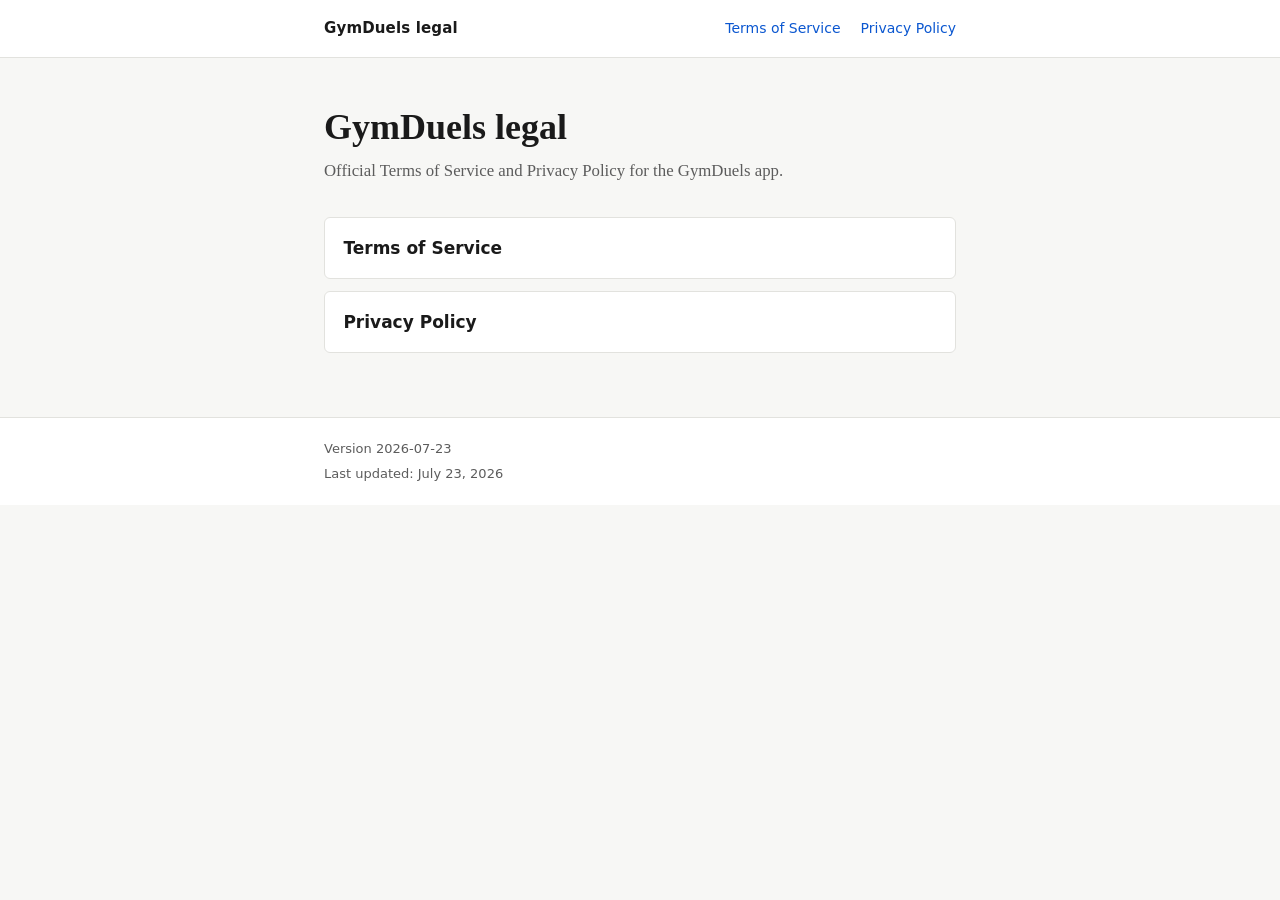
<file: index.html>
<!DOCTYPE html>
<html lang="en">
<head>
  <meta charset="utf-8">
  <meta name="viewport" content="width=device-width, initial-scale=1">
  <title>GymDuels legal</title>
  <meta name="description" content="GymDuels Terms of Service and Privacy Policy">
  <link rel="stylesheet" href="assets/styles.css">
</head>
<body>
  <header class="site-header">
    <div class="site-header__inner">
      <a class="brand" href="./">GymDuels legal</a>
      <nav class="nav" aria-label="Legal">
        <a href="legal/terms/">Terms of Service</a>
        <a href="legal/privacy/">Privacy Policy</a>
      </nav>
    </div>
  </header>
  <main class="home">
    <h1>GymDuels legal</h1>
    <p>Official Terms of Service and Privacy Policy for the GymDuels app.</p>
    <ul class="home-links">
      <li><a href="legal/terms/">Terms of Service</a></li>
      <li><a href="legal/privacy/">Privacy Policy</a></li>
    </ul>
  </main>
  <footer class="site-footer">
    <div class="site-footer__inner">
      <p>Version 2026-07-23</p>
      <p>Last updated: July 23, 2026</p>
    </div>
  </footer>
</body>
</html>
</file>
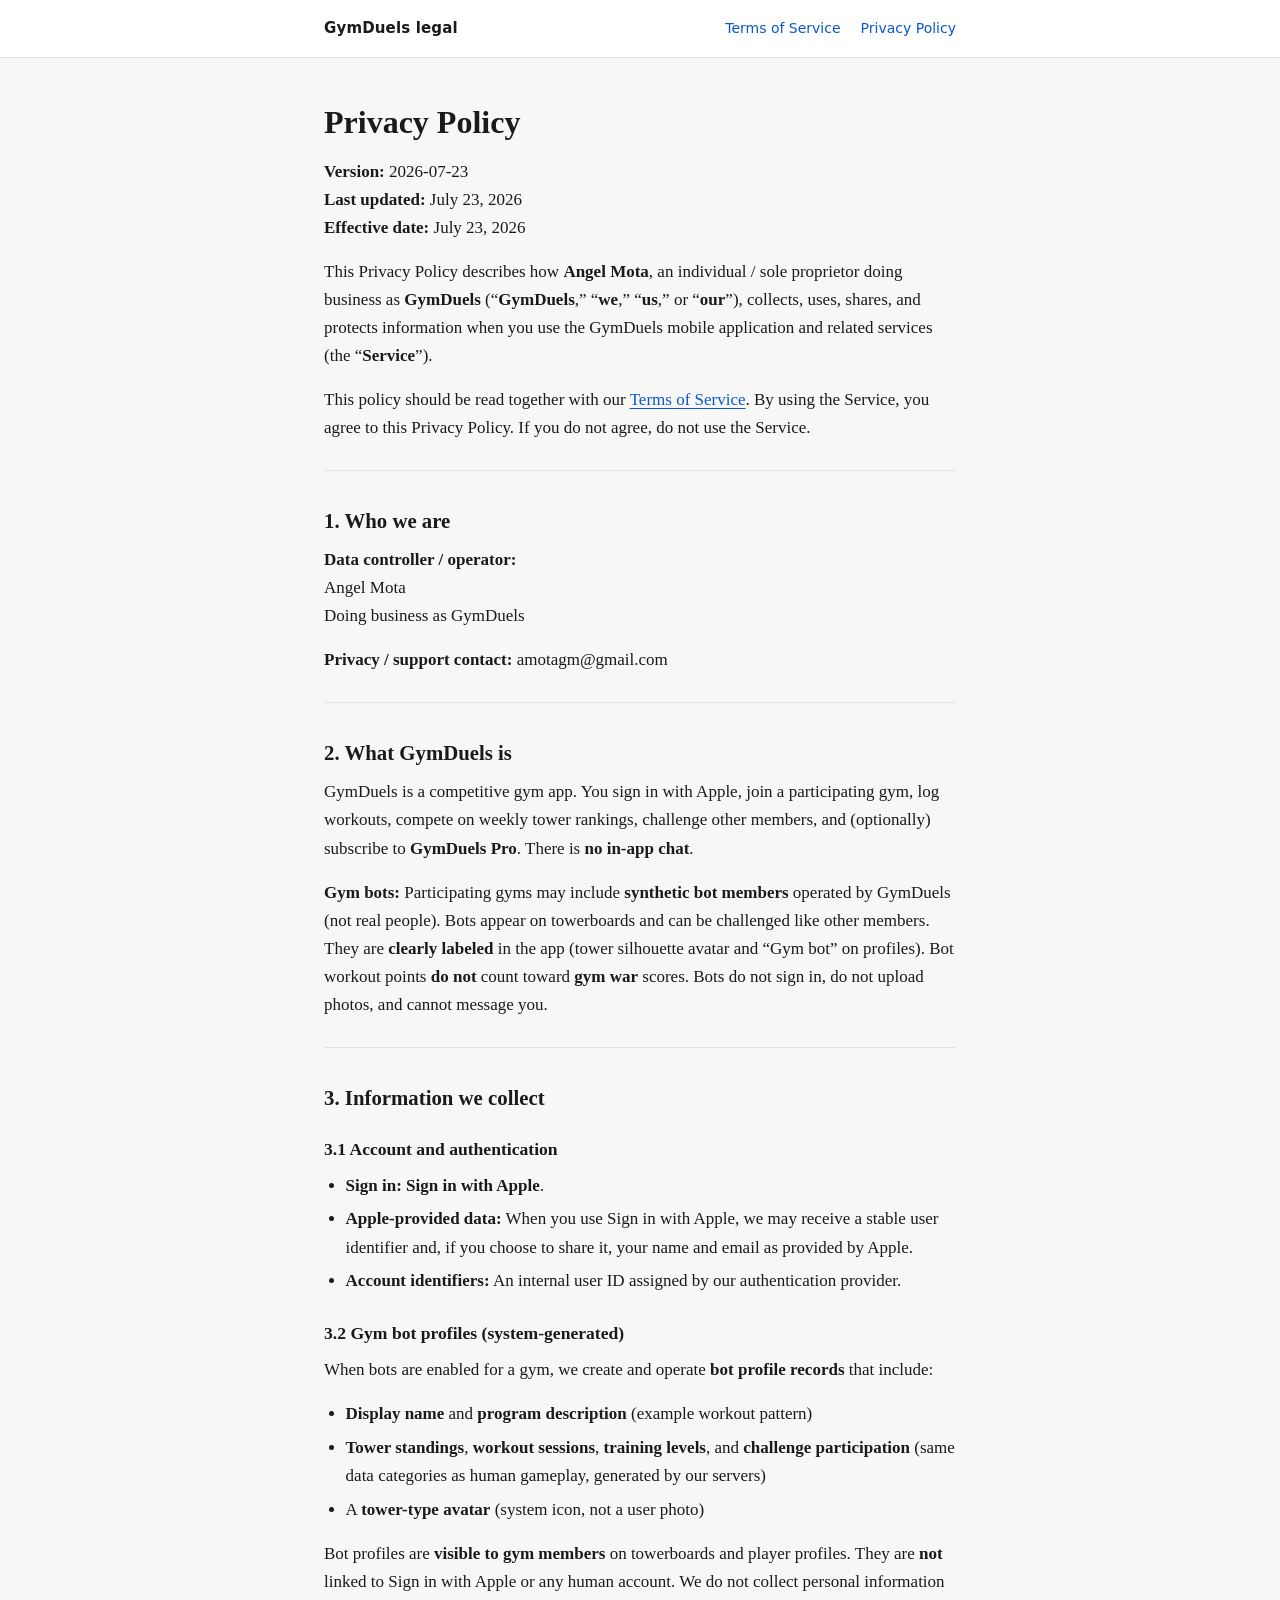
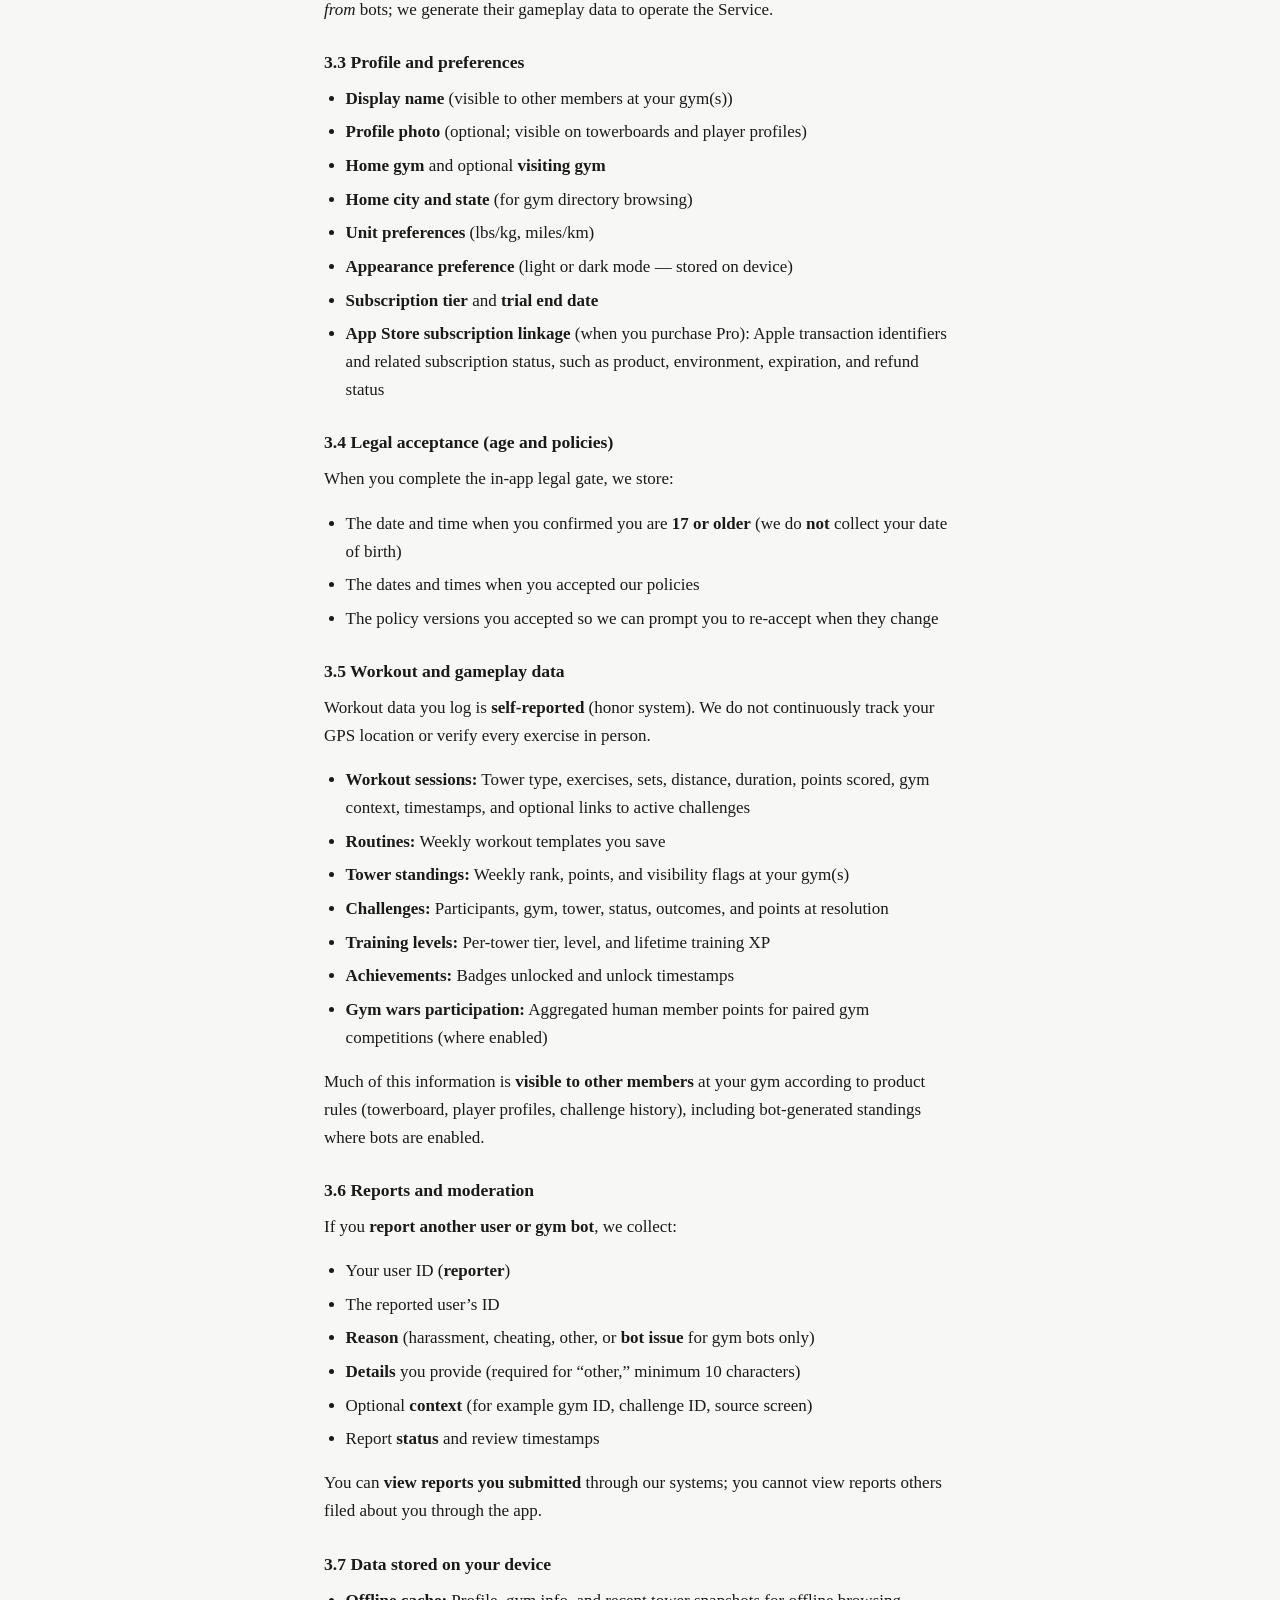
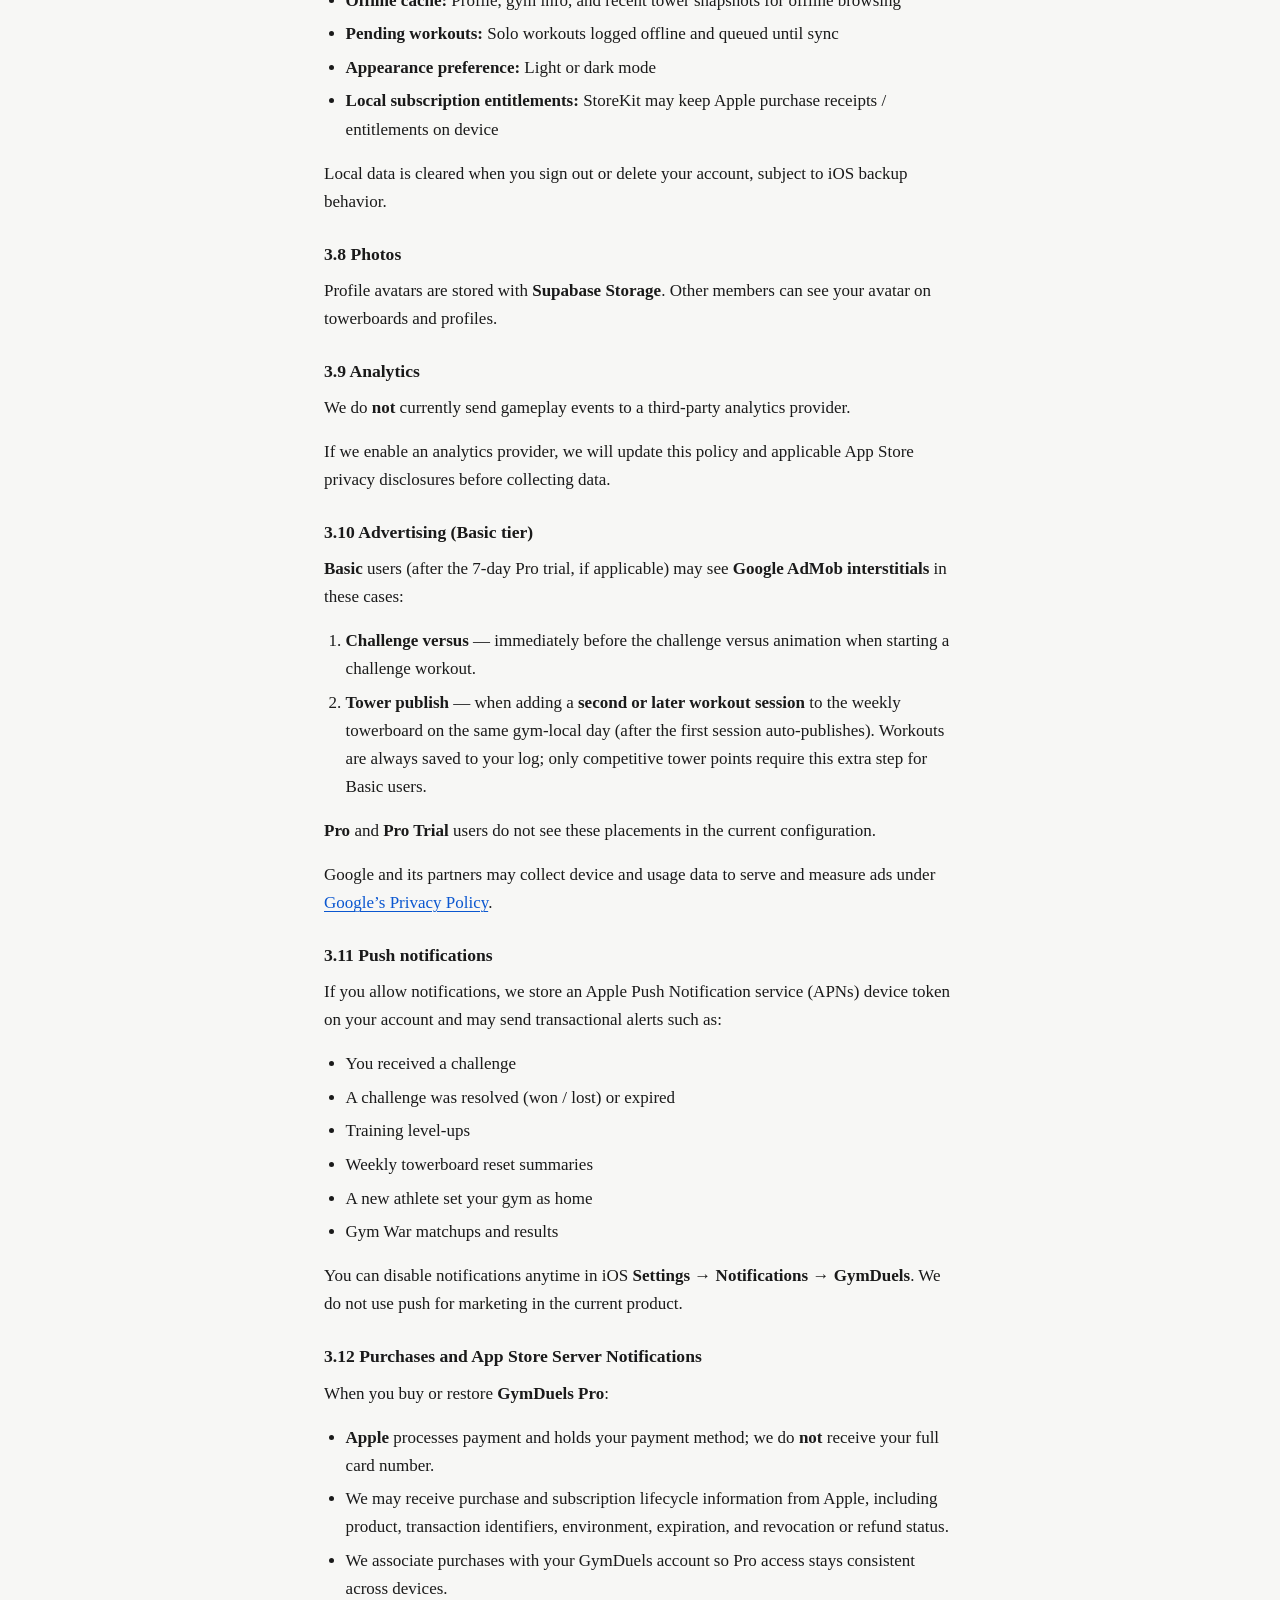
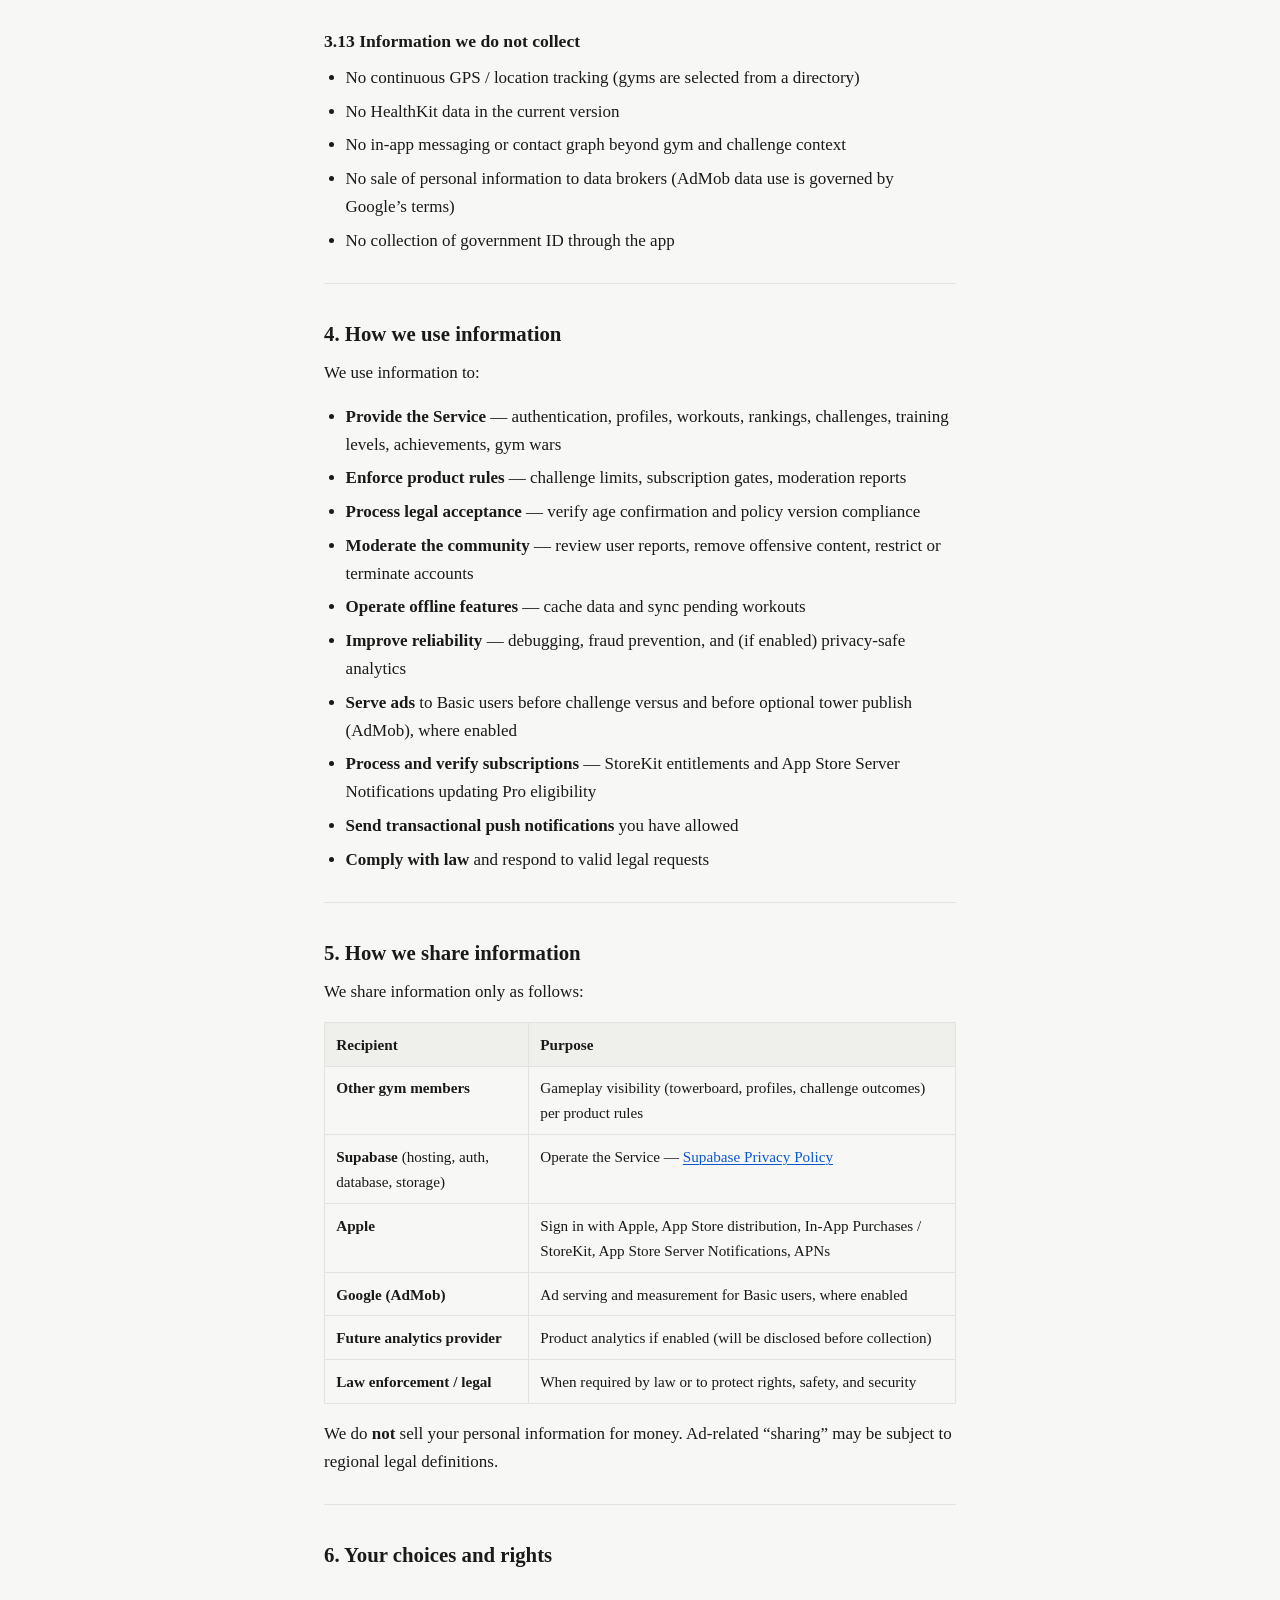
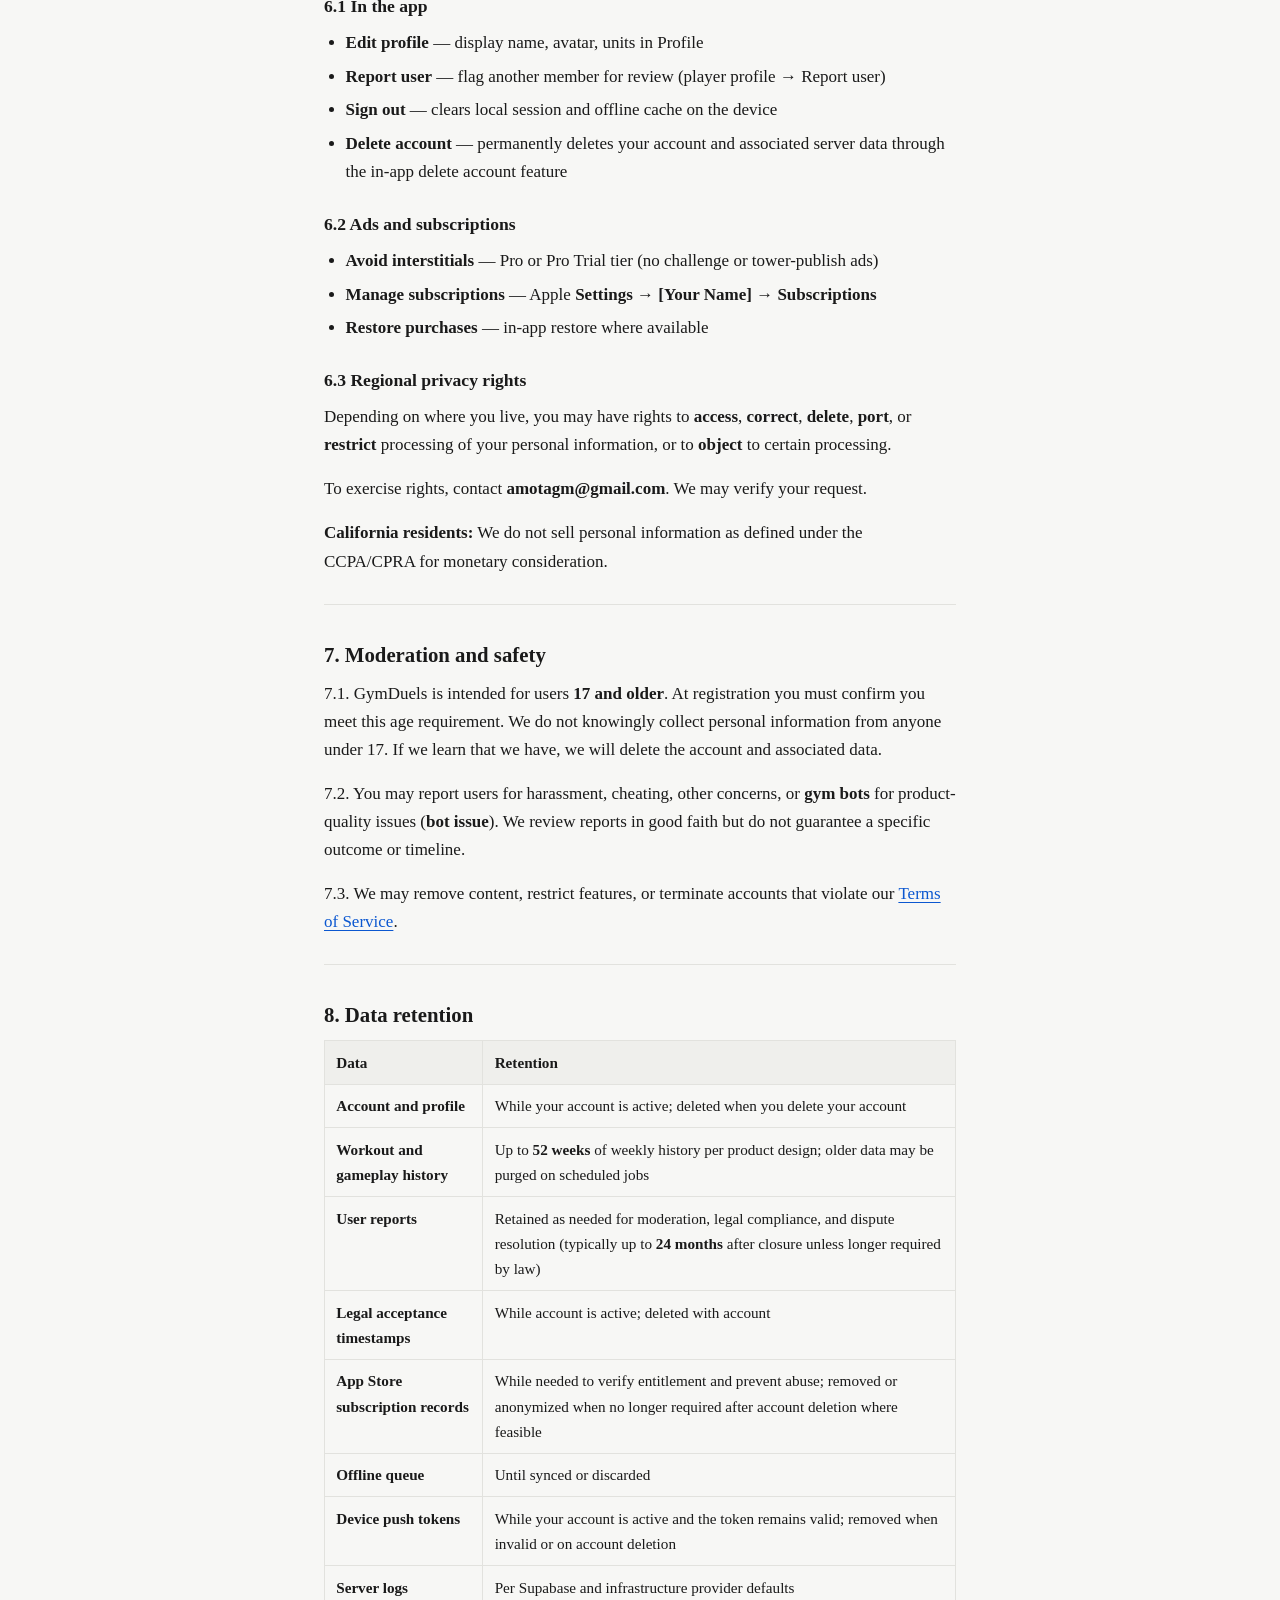
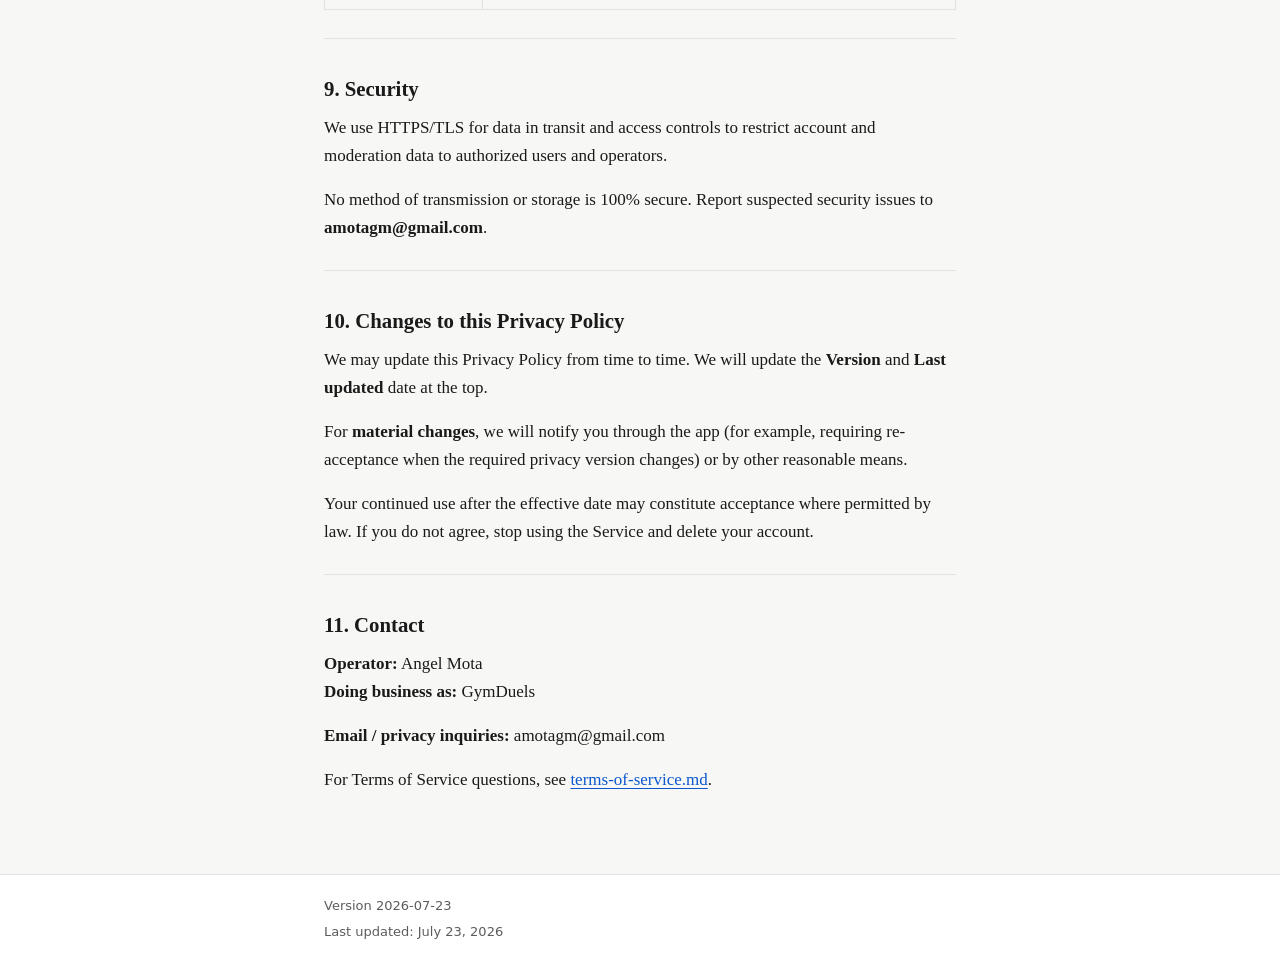
<file: legal/privacy/index.html>
<!DOCTYPE html>
<html lang="en">
<head>
  <meta charset="utf-8">
  <meta name="viewport" content="width=device-width, initial-scale=1">
  <title>Privacy Policy — GymDuels</title>
  <meta name="description" content="GymDuels Privacy Policy">
  <link rel="stylesheet" href="../../assets/styles.css">
</head>
<body>
  <header class="site-header">
    <div class="site-header__inner">
      <a class="brand" href="../../">GymDuels legal</a>
      <nav class="nav" aria-label="Legal">
        <a href="../terms/">Terms of Service</a>
        <a href="../privacy/">Privacy Policy</a>
      </nav>
    </div>
  </header>
  <main>
    <article class="wrap doc">
      <h1>Privacy Policy</h1>
<p><strong>Version:</strong> 2026-07-23<br>
<strong>Last updated:</strong> July 23, 2026<br>
<strong>Effective date:</strong> July 23, 2026  </p>
<p>This Privacy Policy describes how <strong>Angel Mota</strong>, an individual / sole proprietor doing business as <strong>GymDuels</strong> (“<strong>GymDuels</strong>,” “<strong>we</strong>,” “<strong>us</strong>,” or “<strong>our</strong>”), collects, uses, shares, and protects information when you use the GymDuels mobile application and related services (the “<strong>Service</strong>”).</p>
<p>This policy should be read together with our <a href="../terms/">Terms of Service</a>. By using the Service, you agree to this Privacy Policy. If you do not agree, do not use the Service.</p>
<hr>
<h2>1. Who we are</h2>
<p><strong>Data controller / operator:</strong><br>
Angel Mota<br>
Doing business as GymDuels</p>
<p><strong>Privacy / support contact:</strong> amotagm@gmail.com  </p>
<hr>
<h2>2. What GymDuels is</h2>
<p>GymDuels is a competitive gym app. You sign in with Apple, join a participating gym, log workouts, compete on weekly tower rankings, challenge other members, and (optionally) subscribe to <strong>GymDuels Pro</strong>. There is <strong>no in-app chat</strong>.</p>
<p><strong>Gym bots:</strong> Participating gyms may include <strong>synthetic bot members</strong> operated by GymDuels (not real people). Bots appear on towerboards and can be challenged like other members. They are <strong>clearly labeled</strong> in the app (tower silhouette avatar and “Gym bot” on profiles). Bot workout points <strong>do not</strong> count toward <strong>gym war</strong> scores. Bots do not sign in, do not upload photos, and cannot message you.</p>
<hr>
<h2>3. Information we collect</h2>
<h3>3.1 Account and authentication</h3>
<ul>
<li><strong>Sign in:</strong> <strong>Sign in with Apple</strong>.</li>
<li><strong>Apple-provided data:</strong> When you use Sign in with Apple, we may receive a stable user identifier and, if you choose to share it, your name and email as provided by Apple.</li>
<li><strong>Account identifiers:</strong> An internal user ID assigned by our authentication provider.</li>
</ul>
<h3>3.2 Gym bot profiles (system-generated)</h3>
<p>When bots are enabled for a gym, we create and operate <strong>bot profile records</strong> that include:</p>
<ul>
<li><strong>Display name</strong> and <strong>program description</strong> (example workout pattern)</li>
<li><strong>Tower standings</strong>, <strong>workout sessions</strong>, <strong>training levels</strong>, and <strong>challenge participation</strong> (same data categories as human gameplay, generated by our servers)</li>
<li>A <strong>tower-type avatar</strong> (system icon, not a user photo)</li>
</ul>
<p>Bot profiles are <strong>visible to gym members</strong> on towerboards and player profiles. They are <strong>not</strong> linked to Sign in with Apple or any human account. We do not collect personal information <em>from</em> bots; we generate their gameplay data to operate the Service.</p>
<h3>3.3 Profile and preferences</h3>
<ul>
<li><strong>Display name</strong> (visible to other members at your gym(s))</li>
<li><strong>Profile photo</strong> (optional; visible on towerboards and player profiles)</li>
<li><strong>Home gym</strong> and optional <strong>visiting gym</strong></li>
<li><strong>Home city and state</strong> (for gym directory browsing)</li>
<li><strong>Unit preferences</strong> (lbs/kg, miles/km)</li>
<li><strong>Appearance preference</strong> (light or dark mode — stored on device)</li>
<li><strong>Subscription tier</strong> and <strong>trial end date</strong></li>
<li><strong>App Store subscription linkage</strong> (when you purchase Pro): Apple transaction identifiers and related subscription status, such as product, environment, expiration, and refund status</li>
</ul>
<h3>3.4 Legal acceptance (age and policies)</h3>
<p>When you complete the in-app legal gate, we store:</p>
<ul>
<li>The date and time when you confirmed you are <strong>17 or older</strong> (we do <strong>not</strong> collect your date of birth)</li>
<li>The dates and times when you accepted our policies</li>
<li>The policy versions you accepted so we can prompt you to re-accept when they change</li>
</ul>
<h3>3.5 Workout and gameplay data</h3>
<p>Workout data you log is <strong>self-reported</strong> (honor system). We do not continuously track your GPS location or verify every exercise in person.</p>
<ul>
<li><strong>Workout sessions:</strong> Tower type, exercises, sets, distance, duration, points scored, gym context, timestamps, and optional links to active challenges</li>
<li><strong>Routines:</strong> Weekly workout templates you save</li>
<li><strong>Tower standings:</strong> Weekly rank, points, and visibility flags at your gym(s)</li>
<li><strong>Challenges:</strong> Participants, gym, tower, status, outcomes, and points at resolution</li>
<li><strong>Training levels:</strong> Per-tower tier, level, and lifetime training XP</li>
<li><strong>Achievements:</strong> Badges unlocked and unlock timestamps</li>
<li><strong>Gym wars participation:</strong> Aggregated human member points for paired gym competitions (where enabled)</li>
</ul>
<p>Much of this information is <strong>visible to other members</strong> at your gym according to product rules (towerboard, player profiles, challenge history), including bot-generated standings where bots are enabled.</p>
<h3>3.6 Reports and moderation</h3>
<p>If you <strong>report another user or gym bot</strong>, we collect:</p>
<ul>
<li>Your user ID (<strong>reporter</strong>)</li>
<li>The reported user’s ID</li>
<li><strong>Reason</strong> (harassment, cheating, other, or <strong>bot issue</strong> for gym bots only)</li>
<li><strong>Details</strong> you provide (required for “other,” minimum 10 characters)</li>
<li>Optional <strong>context</strong> (for example gym ID, challenge ID, source screen)</li>
<li>Report <strong>status</strong> and review timestamps</li>
</ul>
<p>You can <strong>view reports you submitted</strong> through our systems; you cannot view reports others filed about you through the app.</p>
<h3>3.7 Data stored on your device</h3>
<ul>
<li><strong>Offline cache:</strong> Profile, gym info, and recent tower snapshots for offline browsing</li>
<li><strong>Pending workouts:</strong> Solo workouts logged offline and queued until sync</li>
<li><strong>Appearance preference:</strong> Light or dark mode</li>
<li><strong>Local subscription entitlements:</strong> StoreKit may keep Apple purchase receipts / entitlements on device</li>
</ul>
<p>Local data is cleared when you sign out or delete your account, subject to iOS backup behavior.</p>
<h3>3.8 Photos</h3>
<p>Profile avatars are stored with <strong>Supabase Storage</strong>. Other members can see your avatar on towerboards and profiles.</p>
<h3>3.9 Analytics</h3>
<p>We do <strong>not</strong> currently send gameplay events to a third-party analytics provider.</p>
<p>If we enable an analytics provider, we will update this policy and applicable App Store privacy disclosures before collecting data.</p>
<h3>3.10 Advertising (Basic tier)</h3>
<p><strong>Basic</strong> users (after the 7-day Pro trial, if applicable) may see <strong>Google AdMob interstitials</strong> in these cases:</p>
<ol>
<li><strong>Challenge versus</strong> — immediately before the challenge versus animation when starting a challenge workout.</li>
<li><strong>Tower publish</strong> — when adding a <strong>second or later workout session</strong> to the weekly towerboard on the same gym-local day (after the first session auto-publishes). Workouts are always saved to your log; only competitive tower points require this extra step for Basic users.</li>
</ol>
<p><strong>Pro</strong> and <strong>Pro Trial</strong> users do not see these placements in the current configuration.</p>
<p>Google and its partners may collect device and usage data to serve and measure ads under <a href="https://policies.google.com/privacy">Google’s Privacy Policy</a>.</p>
<h3>3.11 Push notifications</h3>
<p>If you allow notifications, we store an Apple Push Notification service (APNs) device token on your account and may send transactional alerts such as:</p>
<ul>
<li>You received a challenge</li>
<li>A challenge was resolved (won / lost) or expired</li>
<li>Training level-ups</li>
<li>Weekly towerboard reset summaries</li>
<li>A new athlete set your gym as home</li>
<li>Gym War matchups and results</li>
</ul>
<p>You can disable notifications anytime in iOS <strong>Settings → Notifications → GymDuels</strong>. We do not use push for marketing in the current product.</p>
<h3>3.12 Purchases and App Store Server Notifications</h3>
<p>When you buy or restore <strong>GymDuels Pro</strong>:</p>
<ul>
<li><strong>Apple</strong> processes payment and holds your payment method; we do <strong>not</strong> receive your full card number.</li>
<li>We may receive purchase and subscription lifecycle information from Apple, including product, transaction identifiers, environment, expiration, and revocation or refund status.</li>
<li>We associate purchases with your GymDuels account so Pro access stays consistent across devices.</li>
</ul>
<h3>3.13 Information we do not collect</h3>
<ul>
<li>No continuous GPS / location tracking (gyms are selected from a directory)</li>
<li>No HealthKit data in the current version</li>
<li>No in-app messaging or contact graph beyond gym and challenge context</li>
<li>No sale of personal information to data brokers (AdMob data use is governed by Google’s terms)</li>
<li>No collection of government ID through the app</li>
</ul>
<hr>
<h2>4. How we use information</h2>
<p>We use information to:</p>
<ul>
<li><strong>Provide the Service</strong> — authentication, profiles, workouts, rankings, challenges, training levels, achievements, gym wars</li>
<li><strong>Enforce product rules</strong> — challenge limits, subscription gates, moderation reports</li>
<li><strong>Process legal acceptance</strong> — verify age confirmation and policy version compliance</li>
<li><strong>Moderate the community</strong> — review user reports, remove offensive content, restrict or terminate accounts</li>
<li><strong>Operate offline features</strong> — cache data and sync pending workouts</li>
<li><strong>Improve reliability</strong> — debugging, fraud prevention, and (if enabled) privacy-safe analytics</li>
<li><strong>Serve ads</strong> to Basic users before challenge versus and before optional tower publish (AdMob), where enabled</li>
<li><strong>Process and verify subscriptions</strong> — StoreKit entitlements and App Store Server Notifications updating Pro eligibility</li>
<li><strong>Send transactional push notifications</strong> you have allowed</li>
<li><strong>Comply with law</strong> and respond to valid legal requests</li>
</ul>
<hr>
<h2>5. How we share information</h2>
<p>We share information only as follows:</p>
<table>
<thead>
<tr>
<th>Recipient</th>
<th>Purpose</th>
</tr>
</thead>
<tbody>
<tr>
<td><strong>Other gym members</strong></td>
<td>Gameplay visibility (towerboard, profiles, challenge outcomes) per product rules</td>
</tr>
<tr>
<td><strong>Supabase</strong> (hosting, auth, database, storage)</td>
<td>Operate the Service — <a href="https://supabase.com/privacy">Supabase Privacy Policy</a></td>
</tr>
<tr>
<td><strong>Apple</strong></td>
<td>Sign in with Apple, App Store distribution, In-App Purchases / StoreKit, App Store Server Notifications, APNs</td>
</tr>
<tr>
<td><strong>Google (AdMob)</strong></td>
<td>Ad serving and measurement for Basic users, where enabled</td>
</tr>
<tr>
<td><strong>Future analytics provider</strong></td>
<td>Product analytics if enabled (will be disclosed before collection)</td>
</tr>
<tr>
<td><strong>Law enforcement / legal</strong></td>
<td>When required by law or to protect rights, safety, and security</td>
</tr>
</tbody>
</table>
<p>We do <strong>not</strong> sell your personal information for money. Ad-related “sharing” may be subject to regional legal definitions.</p>
<hr>
<h2>6. Your choices and rights</h2>
<h3>6.1 In the app</h3>
<ul>
<li><strong>Edit profile</strong> — display name, avatar, units in Profile</li>
<li><strong>Report user</strong> — flag another member for review (player profile → Report user)</li>
<li><strong>Sign out</strong> — clears local session and offline cache on the device</li>
<li><strong>Delete account</strong> — permanently deletes your account and associated server data through the in-app delete account feature</li>
</ul>
<h3>6.2 Ads and subscriptions</h3>
<ul>
<li><strong>Avoid interstitials</strong> — Pro or Pro Trial tier (no challenge or tower-publish ads)</li>
<li><strong>Manage subscriptions</strong> — Apple <strong>Settings → [Your Name] → Subscriptions</strong></li>
<li><strong>Restore purchases</strong> — in-app restore where available</li>
</ul>
<h3>6.3 Regional privacy rights</h3>
<p>Depending on where you live, you may have rights to <strong>access</strong>, <strong>correct</strong>, <strong>delete</strong>, <strong>port</strong>, or <strong>restrict</strong> processing of your personal information, or to <strong>object</strong> to certain processing.</p>
<p>To exercise rights, contact <strong>amotagm@gmail.com</strong>. We may verify your request.</p>
<p><strong>California residents:</strong> We do not sell personal information as defined under the CCPA/CPRA for monetary consideration.</p>
<hr>
<h2>7. Moderation and safety</h2>
<p>7.1. GymDuels is intended for users <strong>17 and older</strong>. At registration you must confirm you meet this age requirement. We do not knowingly collect personal information from anyone under 17. If we learn that we have, we will delete the account and associated data.</p>
<p>7.2. You may report users for harassment, cheating, other concerns, or <strong>gym bots</strong> for product-quality issues (<strong>bot issue</strong>). We review reports in good faith but do not guarantee a specific outcome or timeline.</p>
<p>7.3. We may remove content, restrict features, or terminate accounts that violate our <a href="../terms/">Terms of Service</a>.</p>
<hr>
<h2>8. Data retention</h2>
<table>
<thead>
<tr>
<th>Data</th>
<th>Retention</th>
</tr>
</thead>
<tbody>
<tr>
<td><strong>Account and profile</strong></td>
<td>While your account is active; deleted when you delete your account</td>
</tr>
<tr>
<td><strong>Workout and gameplay history</strong></td>
<td>Up to <strong>52 weeks</strong> of weekly history per product design; older data may be purged on scheduled jobs</td>
</tr>
<tr>
<td><strong>User reports</strong></td>
<td>Retained as needed for moderation, legal compliance, and dispute resolution (typically up to <strong>24 months</strong> after closure unless longer required by law)</td>
</tr>
<tr>
<td><strong>Legal acceptance timestamps</strong></td>
<td>While account is active; deleted with account</td>
</tr>
<tr>
<td><strong>App Store subscription records</strong></td>
<td>While needed to verify entitlement and prevent abuse; removed or anonymized when no longer required after account deletion where feasible</td>
</tr>
<tr>
<td><strong>Offline queue</strong></td>
<td>Until synced or discarded</td>
</tr>
<tr>
<td><strong>Device push tokens</strong></td>
<td>While your account is active and the token remains valid; removed when invalid or on account deletion</td>
</tr>
<tr>
<td><strong>Server logs</strong></td>
<td>Per Supabase and infrastructure provider defaults</td>
</tr>
</tbody>
</table>
<hr>
<h2>9. Security</h2>
<p>We use HTTPS/TLS for data in transit and access controls to restrict account and moderation data to authorized users and operators.</p>
<p>No method of transmission or storage is 100% secure. Report suspected security issues to <strong>amotagm@gmail.com</strong>.</p>
<hr>
<h2>10. Changes to this Privacy Policy</h2>
<p>We may update this Privacy Policy from time to time. We will update the <strong>Version</strong> and <strong>Last updated</strong> date at the top.</p>
<p>For <strong>material changes</strong>, we will notify you through the app (for example, requiring re-acceptance when the required privacy version changes) or by other reasonable means.</p>
<p>Your continued use after the effective date may constitute acceptance where permitted by law. If you do not agree, stop using the Service and delete your account.</p>
<hr>
<h2>11. Contact</h2>
<p><strong>Operator:</strong> Angel Mota<br>
<strong>Doing business as:</strong> GymDuels</p>
<p><strong>Email / privacy inquiries:</strong> amotagm@gmail.com  </p>
<p>For Terms of Service questions, see <a href="../terms/">terms-of-service.md</a>.</p>
    </article>
  </main>
  <footer class="site-footer">
    <div class="site-footer__inner">
      <p>Version 2026-07-23</p>
      <p>Last updated: July 23, 2026</p>
    </div>
  </footer>
</body>
</html>
</file>
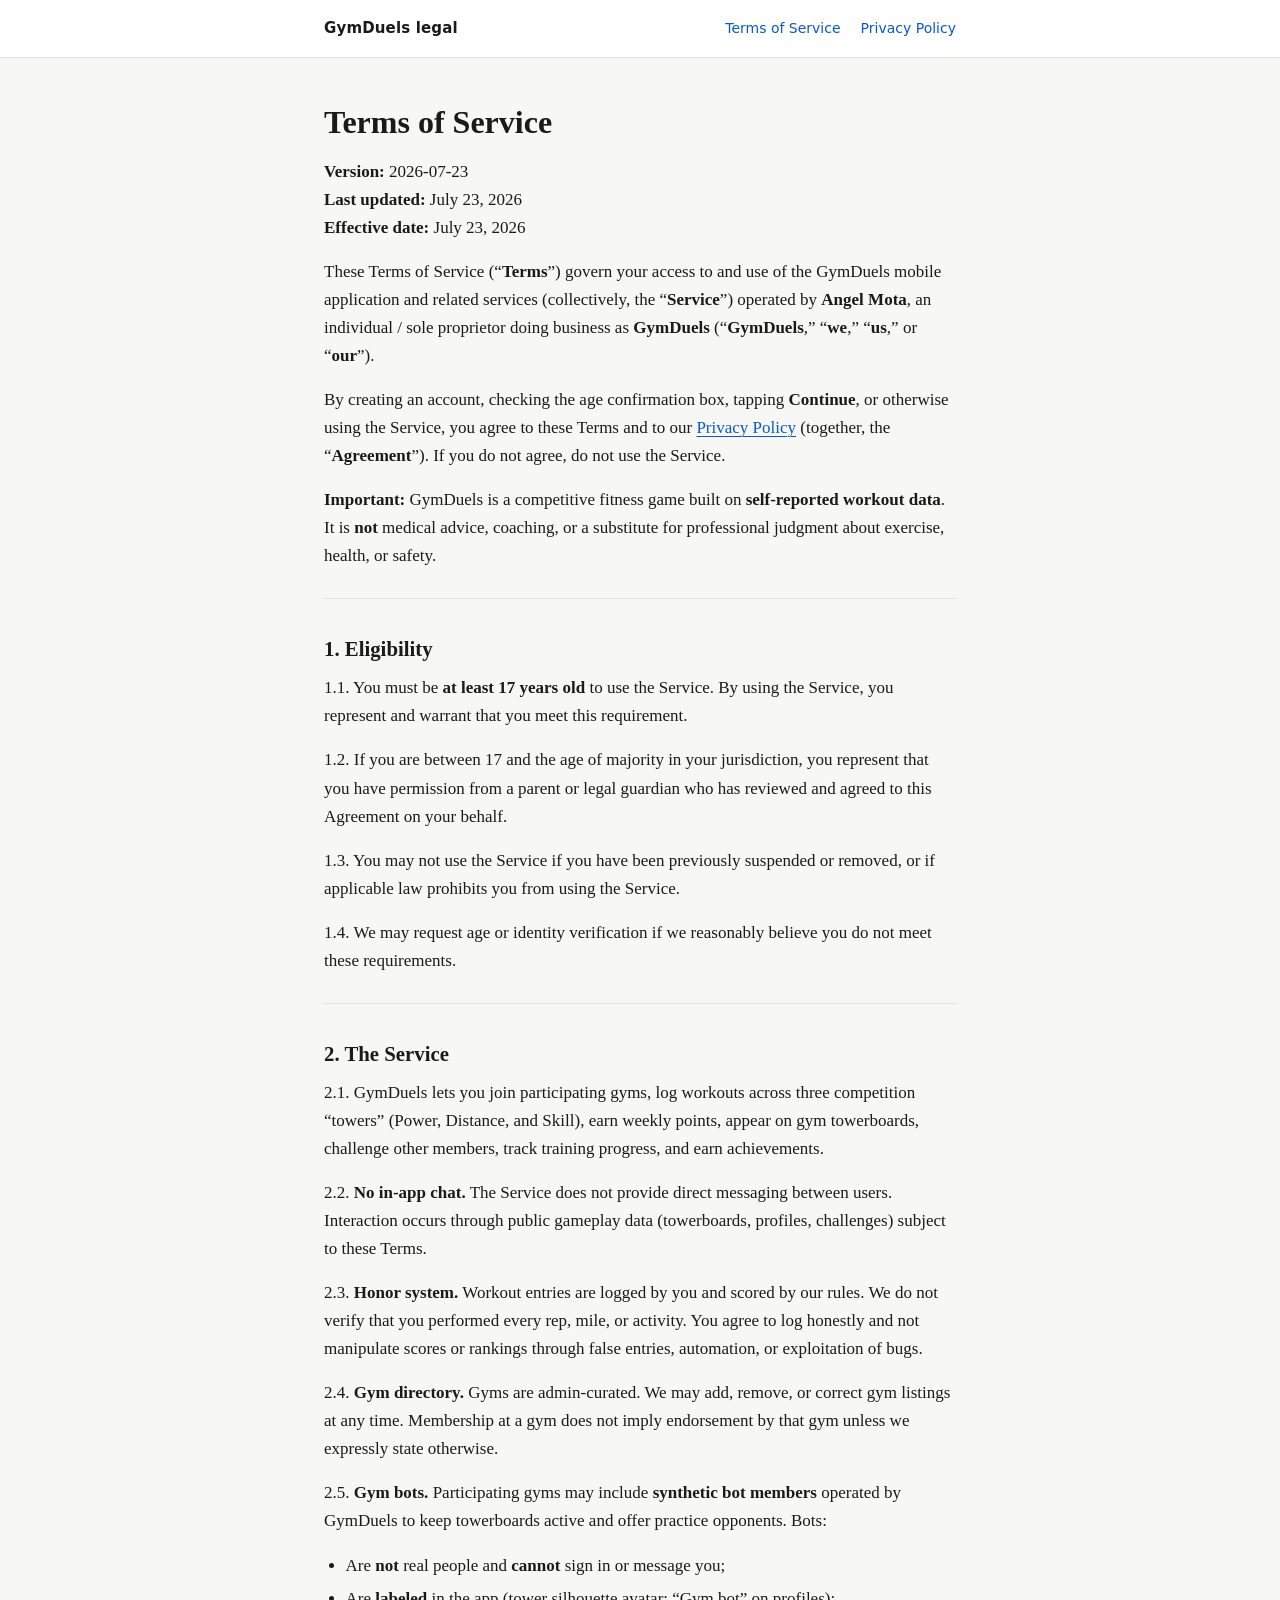
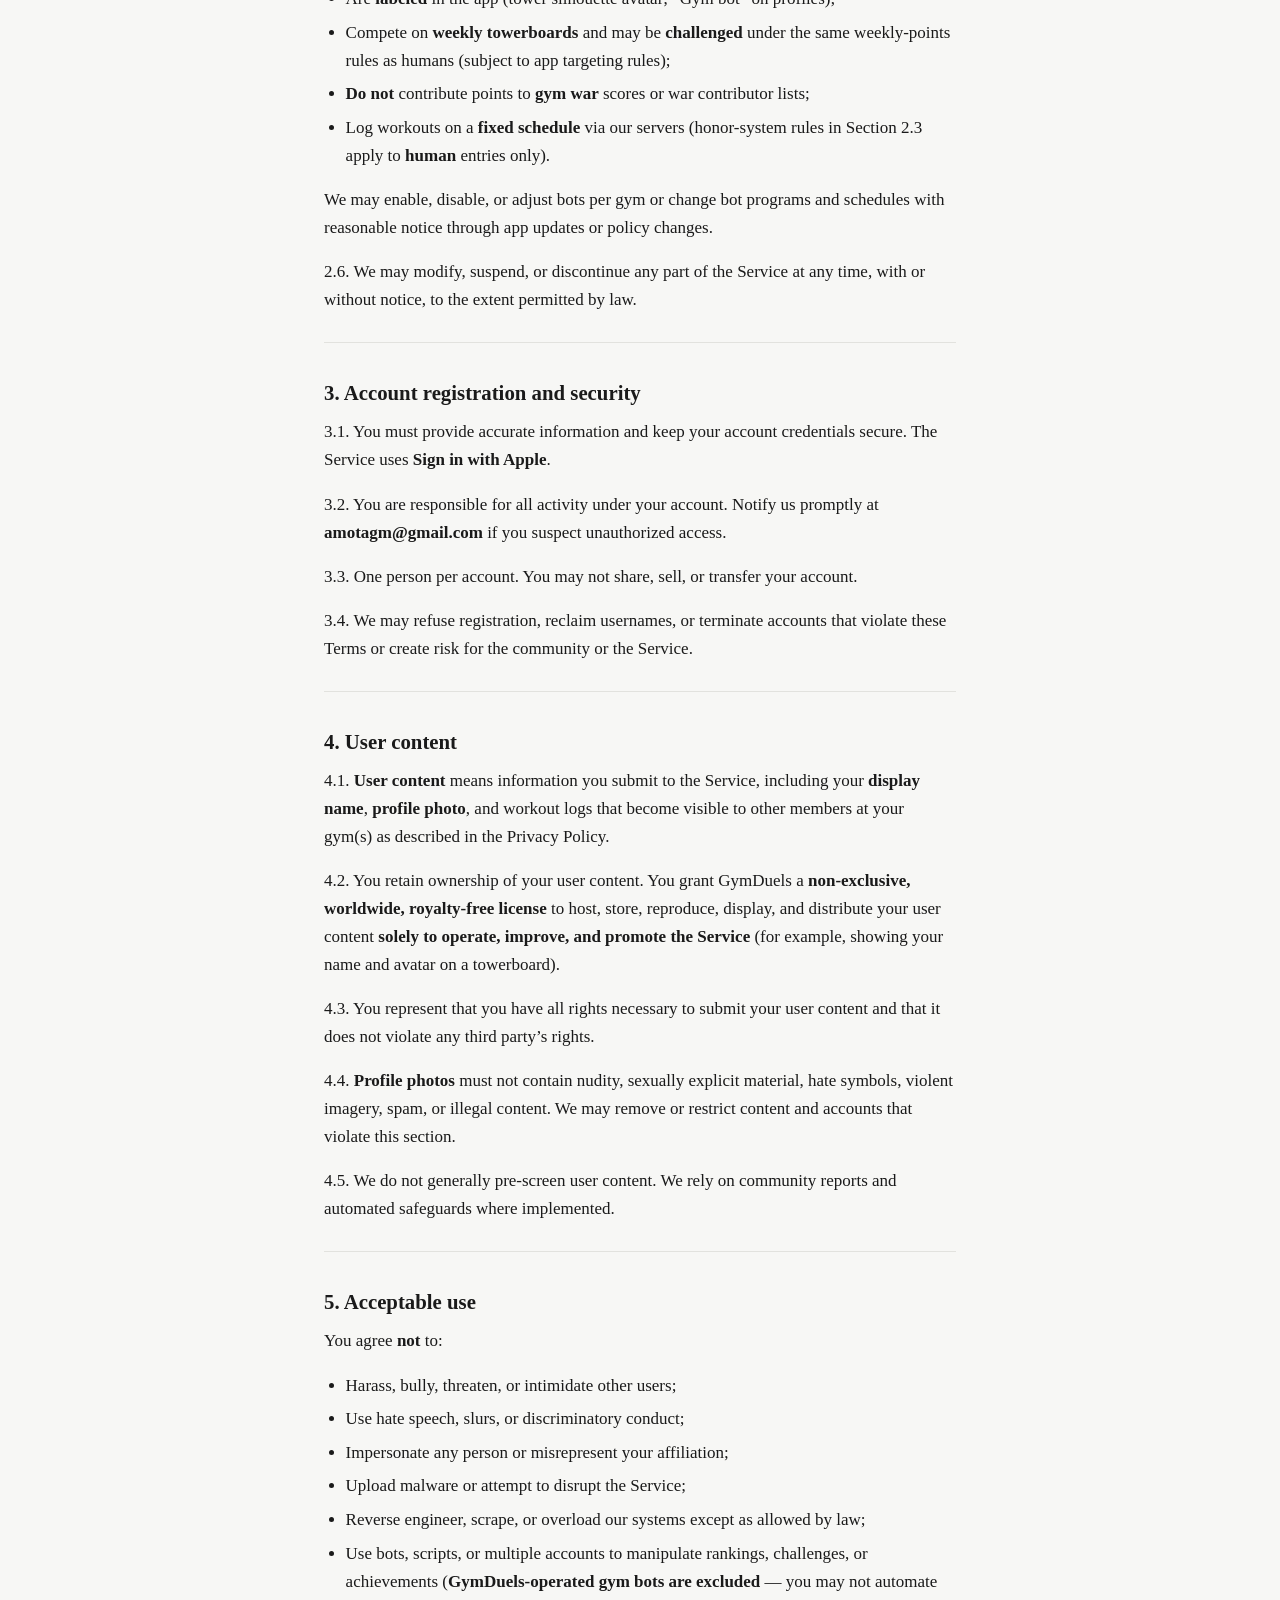
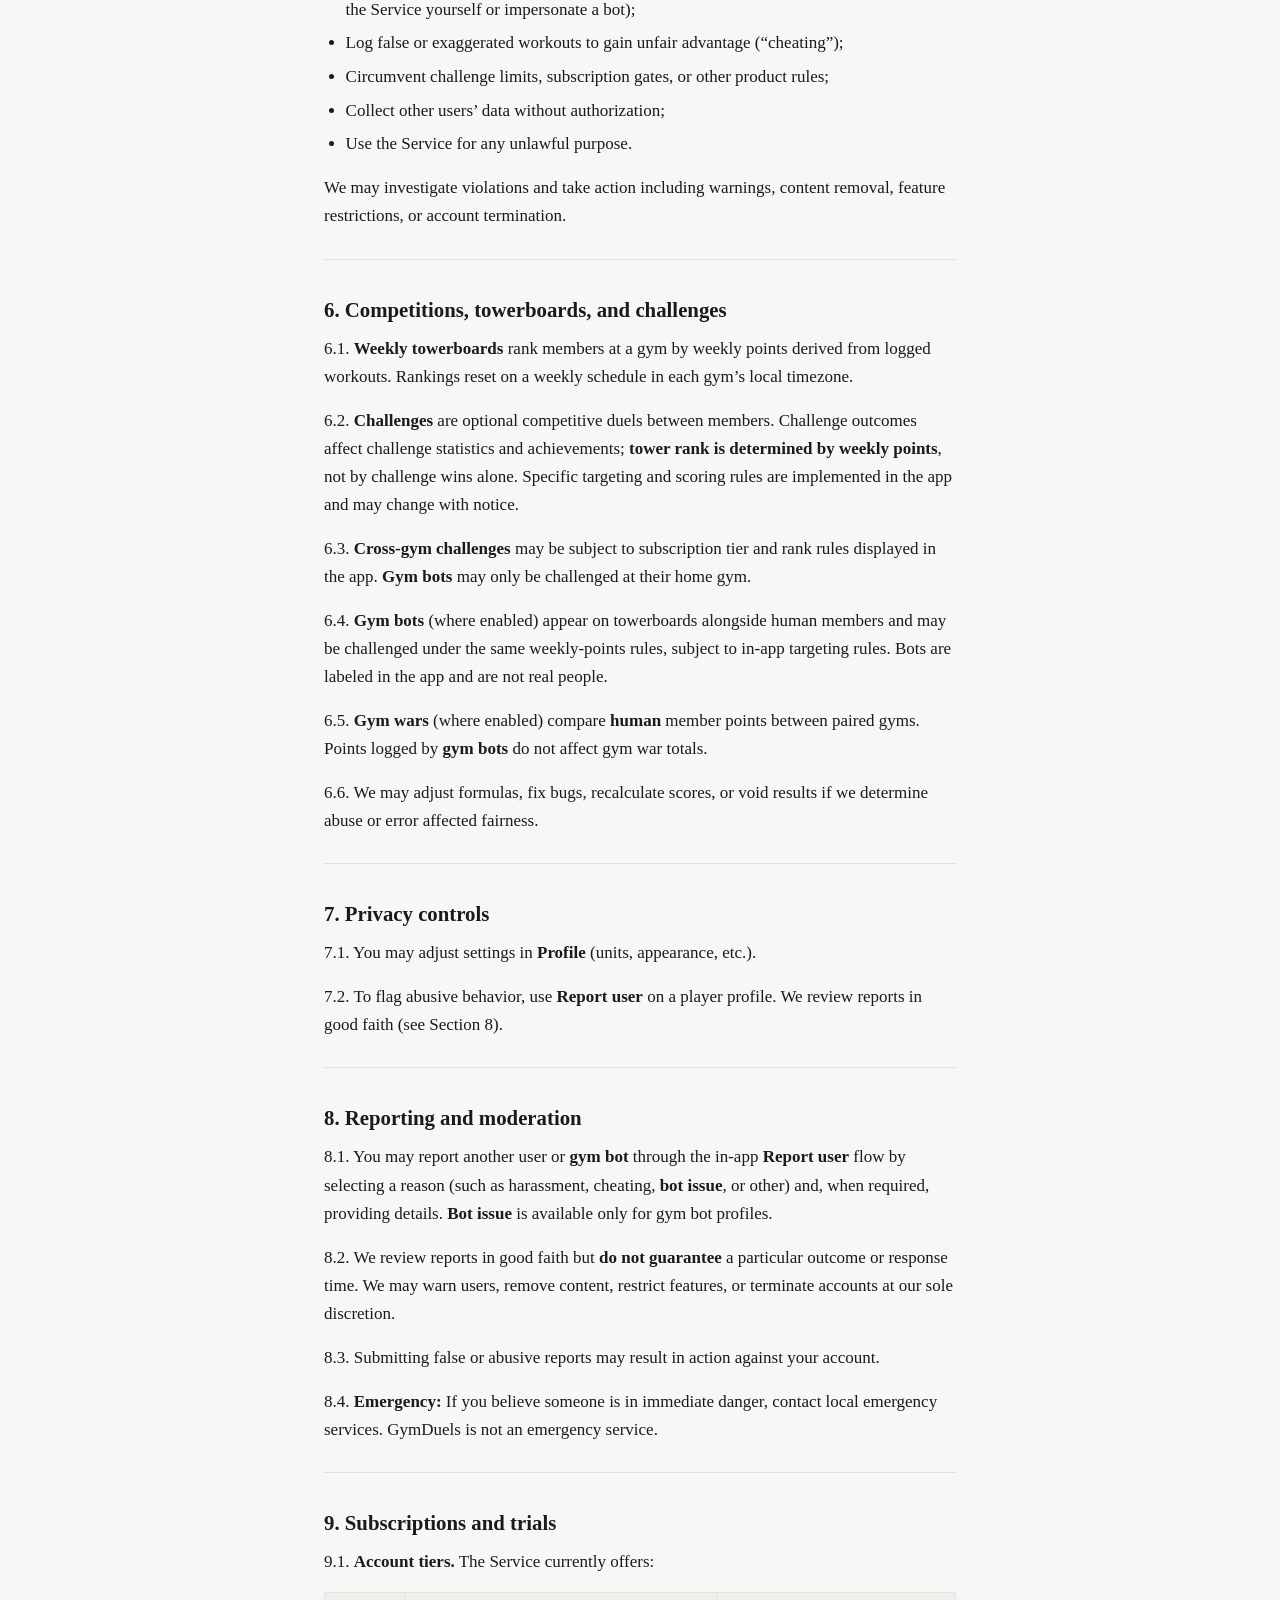
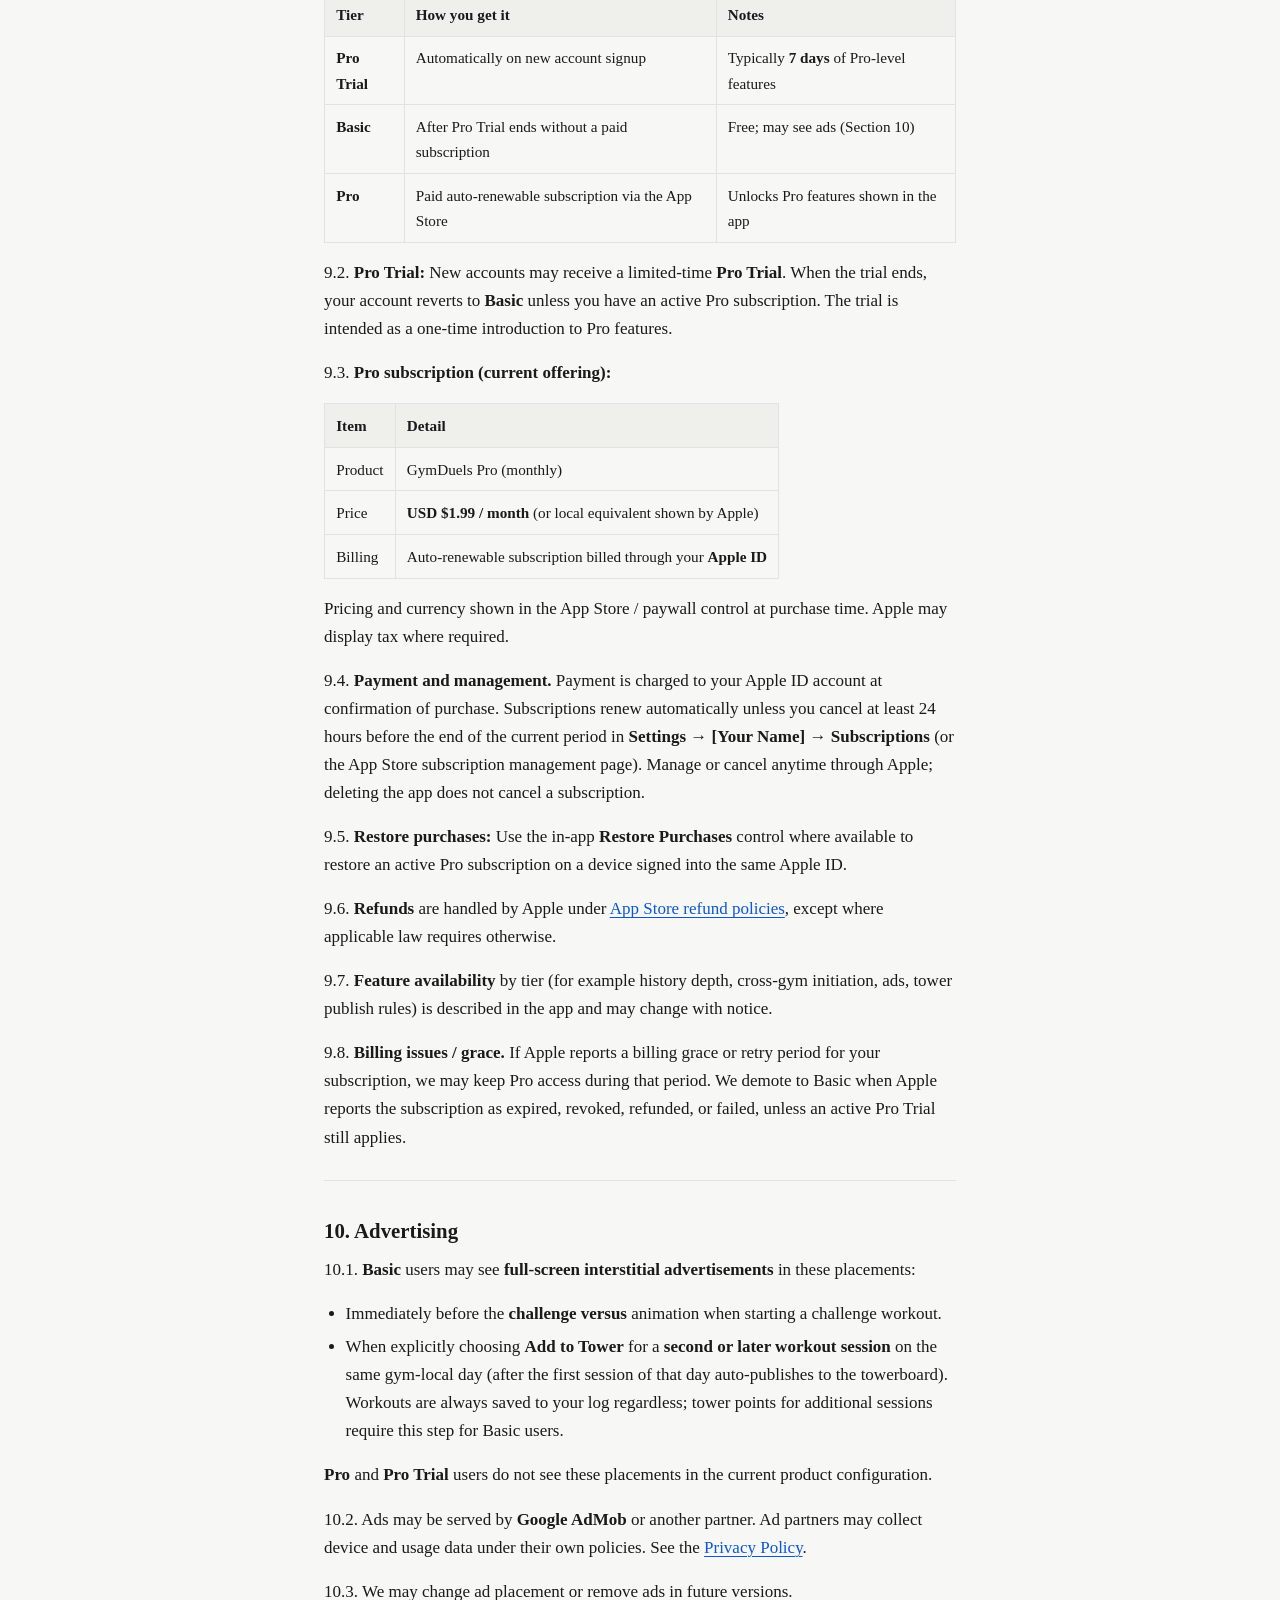
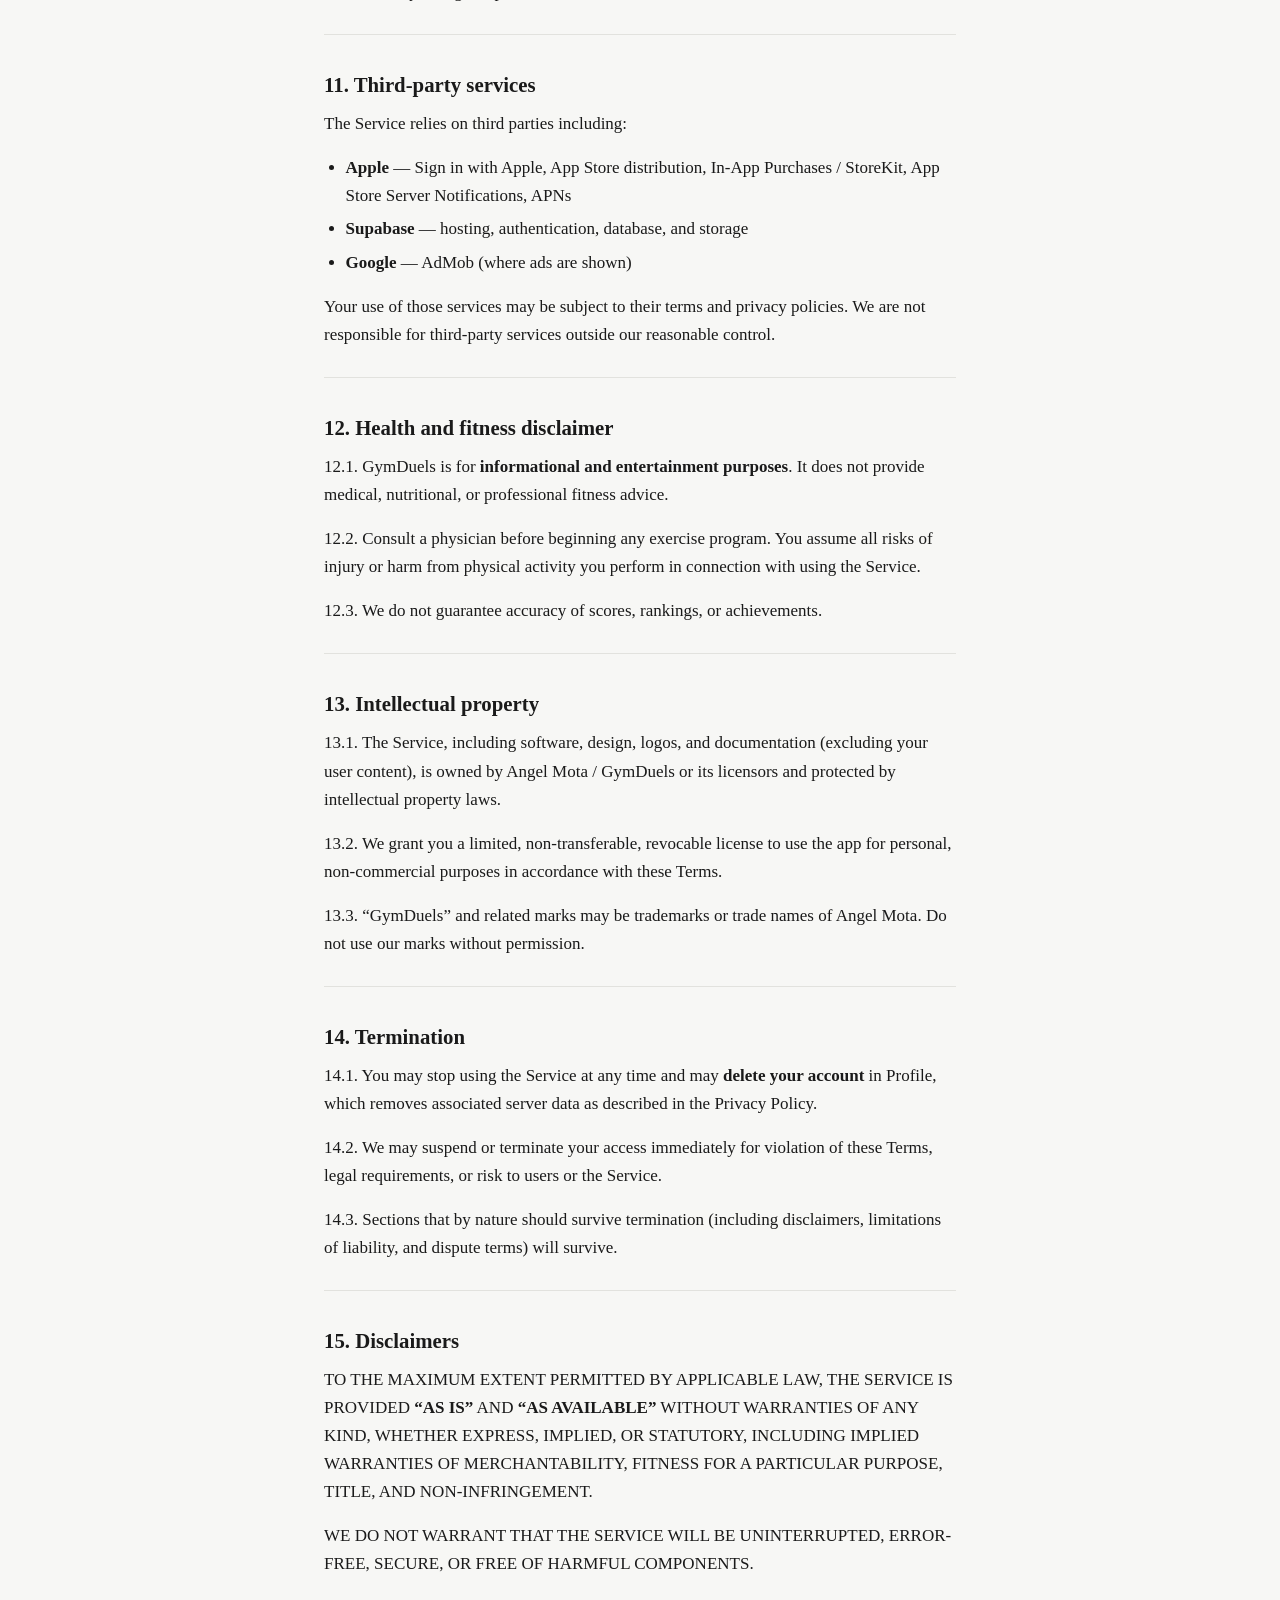
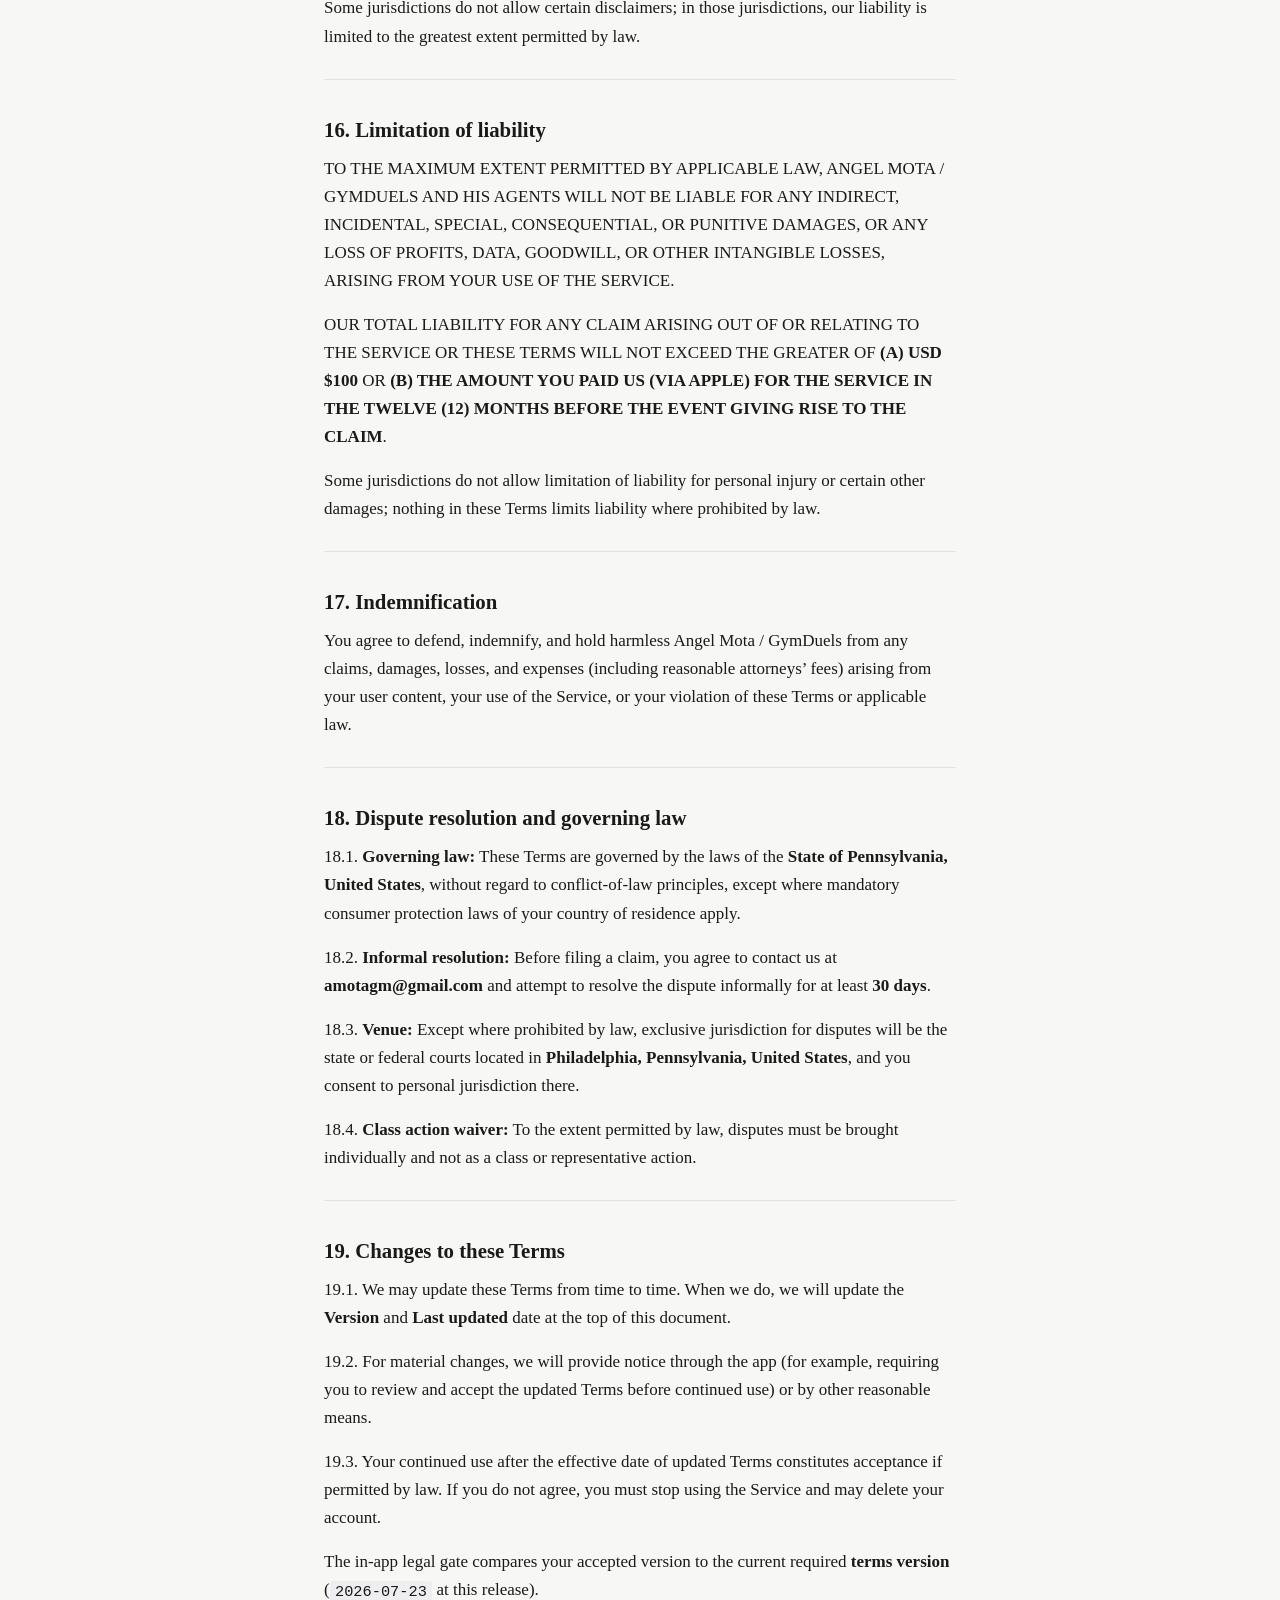
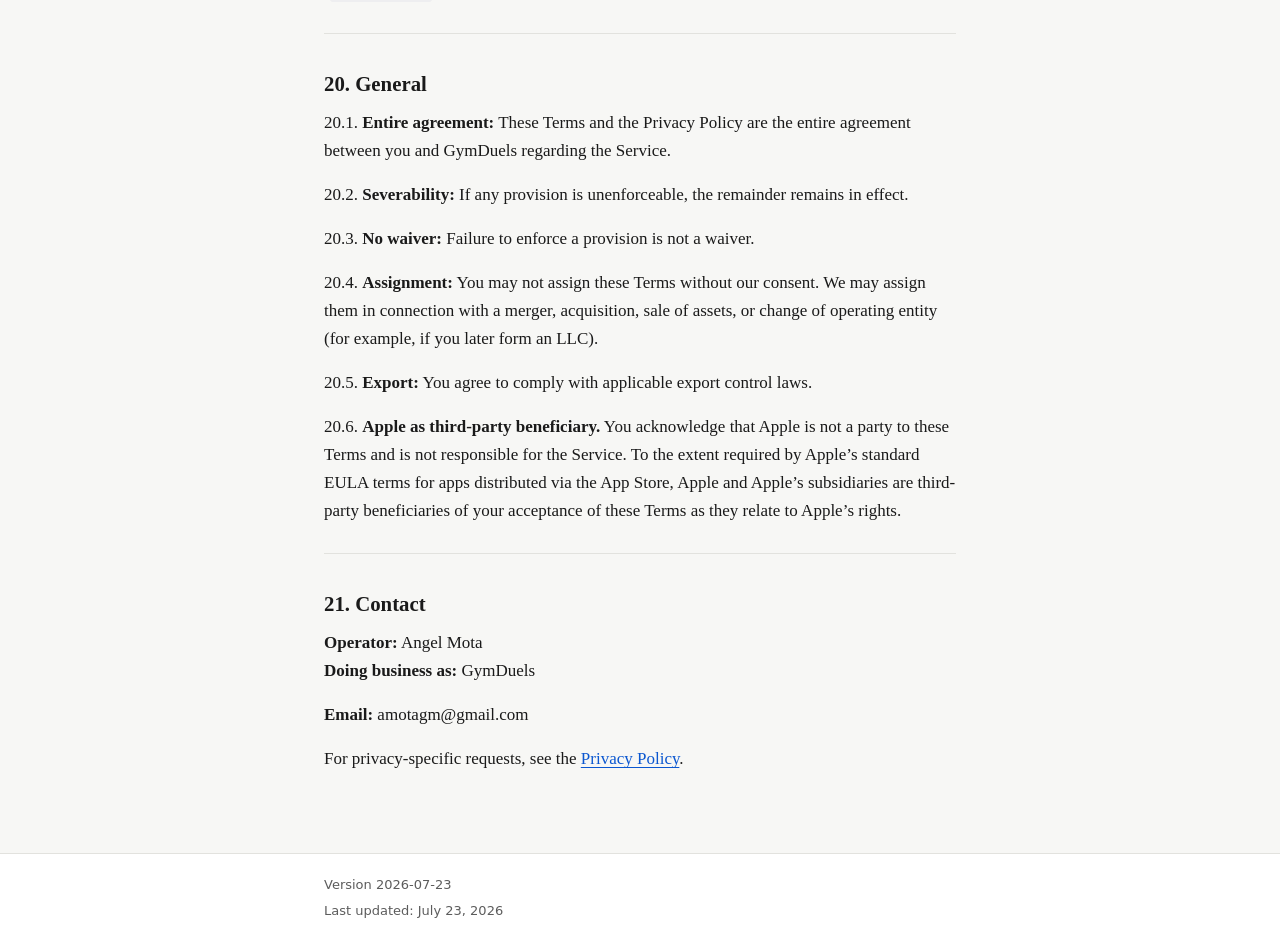
<file: legal/terms/index.html>
<!DOCTYPE html>
<html lang="en">
<head>
  <meta charset="utf-8">
  <meta name="viewport" content="width=device-width, initial-scale=1">
  <title>Terms of Service — GymDuels</title>
  <meta name="description" content="GymDuels Terms of Service">
  <link rel="stylesheet" href="../../assets/styles.css">
</head>
<body>
  <header class="site-header">
    <div class="site-header__inner">
      <a class="brand" href="../../">GymDuels legal</a>
      <nav class="nav" aria-label="Legal">
        <a href="../terms/">Terms of Service</a>
        <a href="../privacy/">Privacy Policy</a>
      </nav>
    </div>
  </header>
  <main>
    <article class="wrap doc">
      <h1>Terms of Service</h1>
<p><strong>Version:</strong> 2026-07-23<br>
<strong>Last updated:</strong> July 23, 2026<br>
<strong>Effective date:</strong> July 23, 2026  </p>
<p>These Terms of Service (“<strong>Terms</strong>”) govern your access to and use of the GymDuels mobile application and related services (collectively, the “<strong>Service</strong>”) operated by <strong>Angel Mota</strong>, an individual / sole proprietor doing business as <strong>GymDuels</strong> (“<strong>GymDuels</strong>,” “<strong>we</strong>,” “<strong>us</strong>,” or “<strong>our</strong>”).</p>
<p>By creating an account, checking the age confirmation box, tapping <strong>Continue</strong>, or otherwise using the Service, you agree to these Terms and to our <a href="../privacy/">Privacy Policy</a> (together, the “<strong>Agreement</strong>”). If you do not agree, do not use the Service.</p>
<p><strong>Important:</strong> GymDuels is a competitive fitness game built on <strong>self-reported workout data</strong>. It is <strong>not</strong> medical advice, coaching, or a substitute for professional judgment about exercise, health, or safety.</p>
<hr>
<h2>1. Eligibility</h2>
<p>1.1. You must be <strong>at least 17 years old</strong> to use the Service. By using the Service, you represent and warrant that you meet this requirement.</p>
<p>1.2. If you are between 17 and the age of majority in your jurisdiction, you represent that you have permission from a parent or legal guardian who has reviewed and agreed to this Agreement on your behalf.</p>
<p>1.3. You may not use the Service if you have been previously suspended or removed, or if applicable law prohibits you from using the Service.</p>
<p>1.4. We may request age or identity verification if we reasonably believe you do not meet these requirements.</p>
<hr>
<h2>2. The Service</h2>
<p>2.1. GymDuels lets you join participating gyms, log workouts across three competition “towers” (Power, Distance, and Skill), earn weekly points, appear on gym towerboards, challenge other members, track training progress, and earn achievements.</p>
<p>2.2. <strong>No in-app chat.</strong> The Service does not provide direct messaging between users. Interaction occurs through public gameplay data (towerboards, profiles, challenges) subject to these Terms.</p>
<p>2.3. <strong>Honor system.</strong> Workout entries are logged by you and scored by our rules. We do not verify that you performed every rep, mile, or activity. You agree to log honestly and not manipulate scores or rankings through false entries, automation, or exploitation of bugs.</p>
<p>2.4. <strong>Gym directory.</strong> Gyms are admin-curated. We may add, remove, or correct gym listings at any time. Membership at a gym does not imply endorsement by that gym unless we expressly state otherwise.</p>
<p>2.5. <strong>Gym bots.</strong> Participating gyms may include <strong>synthetic bot members</strong> operated by GymDuels to keep towerboards active and offer practice opponents. Bots:</p>
<ul>
<li>Are <strong>not</strong> real people and <strong>cannot</strong> sign in or message you;</li>
<li>Are <strong>labeled</strong> in the app (tower silhouette avatar; “Gym bot” on profiles);</li>
<li>Compete on <strong>weekly towerboards</strong> and may be <strong>challenged</strong> under the same weekly-points rules as humans (subject to app targeting rules);</li>
<li><strong>Do not</strong> contribute points to <strong>gym war</strong> scores or war contributor lists;</li>
<li>Log workouts on a <strong>fixed schedule</strong> via our servers (honor-system rules in Section 2.3 apply to <strong>human</strong> entries only).</li>
</ul>
<p>We may enable, disable, or adjust bots per gym or change bot programs and schedules with reasonable notice through app updates or policy changes.</p>
<p>2.6. We may modify, suspend, or discontinue any part of the Service at any time, with or without notice, to the extent permitted by law.</p>
<hr>
<h2>3. Account registration and security</h2>
<p>3.1. You must provide accurate information and keep your account credentials secure. The Service uses <strong>Sign in with Apple</strong>.</p>
<p>3.2. You are responsible for all activity under your account. Notify us promptly at <strong>amotagm@gmail.com</strong> if you suspect unauthorized access.</p>
<p>3.3. One person per account. You may not share, sell, or transfer your account.</p>
<p>3.4. We may refuse registration, reclaim usernames, or terminate accounts that violate these Terms or create risk for the community or the Service.</p>
<hr>
<h2>4. User content</h2>
<p>4.1. <strong>User content</strong> means information you submit to the Service, including your <strong>display name</strong>, <strong>profile photo</strong>, and workout logs that become visible to other members at your gym(s) as described in the Privacy Policy.</p>
<p>4.2. You retain ownership of your user content. You grant GymDuels a <strong>non-exclusive, worldwide, royalty-free license</strong> to host, store, reproduce, display, and distribute your user content <strong>solely to operate, improve, and promote the Service</strong> (for example, showing your name and avatar on a towerboard).</p>
<p>4.3. You represent that you have all rights necessary to submit your user content and that it does not violate any third party’s rights.</p>
<p>4.4. <strong>Profile photos</strong> must not contain nudity, sexually explicit material, hate symbols, violent imagery, spam, or illegal content. We may remove or restrict content and accounts that violate this section.</p>
<p>4.5. We do not generally pre-screen user content. We rely on community reports and automated safeguards where implemented.</p>
<hr>
<h2>5. Acceptable use</h2>
<p>You agree <strong>not</strong> to:</p>
<ul>
<li>Harass, bully, threaten, or intimidate other users;</li>
<li>Use hate speech, slurs, or discriminatory conduct;</li>
<li>Impersonate any person or misrepresent your affiliation;</li>
<li>Upload malware or attempt to disrupt the Service;</li>
<li>Reverse engineer, scrape, or overload our systems except as allowed by law;</li>
<li>Use bots, scripts, or multiple accounts to manipulate rankings, challenges, or achievements (<strong>GymDuels-operated gym bots are excluded</strong> — you may not automate the Service yourself or impersonate a bot);</li>
<li>Log false or exaggerated workouts to gain unfair advantage (“cheating”);</li>
<li>Circumvent challenge limits, subscription gates, or other product rules;</li>
<li>Collect other users’ data without authorization;</li>
<li>Use the Service for any unlawful purpose.</li>
</ul>
<p>We may investigate violations and take action including warnings, content removal, feature restrictions, or account termination.</p>
<hr>
<h2>6. Competitions, towerboards, and challenges</h2>
<p>6.1. <strong>Weekly towerboards</strong> rank members at a gym by weekly points derived from logged workouts. Rankings reset on a weekly schedule in each gym’s local timezone.</p>
<p>6.2. <strong>Challenges</strong> are optional competitive duels between members. Challenge outcomes affect challenge statistics and achievements; <strong>tower rank is determined by weekly points</strong>, not by challenge wins alone. Specific targeting and scoring rules are implemented in the app and may change with notice.</p>
<p>6.3. <strong>Cross-gym challenges</strong> may be subject to subscription tier and rank rules displayed in the app. <strong>Gym bots</strong> may only be challenged at their home gym.</p>
<p>6.4. <strong>Gym bots</strong> (where enabled) appear on towerboards alongside human members and may be challenged under the same weekly-points rules, subject to in-app targeting rules. Bots are labeled in the app and are not real people.</p>
<p>6.5. <strong>Gym wars</strong> (where enabled) compare <strong>human</strong> member points between paired gyms. Points logged by <strong>gym bots</strong> do not affect gym war totals.</p>
<p>6.6. We may adjust formulas, fix bugs, recalculate scores, or void results if we determine abuse or error affected fairness.</p>
<hr>
<h2>7. Privacy controls</h2>
<p>7.1. You may adjust settings in <strong>Profile</strong> (units, appearance, etc.).</p>
<p>7.2. To flag abusive behavior, use <strong>Report user</strong> on a player profile. We review reports in good faith (see Section 8).</p>
<hr>
<h2>8. Reporting and moderation</h2>
<p>8.1. You may report another user or <strong>gym bot</strong> through the in-app <strong>Report user</strong> flow by selecting a reason (such as harassment, cheating, <strong>bot issue</strong>, or other) and, when required, providing details. <strong>Bot issue</strong> is available only for gym bot profiles.</p>
<p>8.2. We review reports in good faith but <strong>do not guarantee</strong> a particular outcome or response time. We may warn users, remove content, restrict features, or terminate accounts at our sole discretion.</p>
<p>8.3. Submitting false or abusive reports may result in action against your account.</p>
<p>8.4. <strong>Emergency:</strong> If you believe someone is in immediate danger, contact local emergency services. GymDuels is not an emergency service.</p>
<hr>
<h2>9. Subscriptions and trials</h2>
<p>9.1. <strong>Account tiers.</strong> The Service currently offers:</p>
<table>
<thead>
<tr>
<th>Tier</th>
<th>How you get it</th>
<th>Notes</th>
</tr>
</thead>
<tbody>
<tr>
<td><strong>Pro Trial</strong></td>
<td>Automatically on new account signup</td>
<td>Typically <strong>7 days</strong> of Pro-level features</td>
</tr>
<tr>
<td><strong>Basic</strong></td>
<td>After Pro Trial ends without a paid subscription</td>
<td>Free; may see ads (Section 10)</td>
</tr>
<tr>
<td><strong>Pro</strong></td>
<td>Paid auto-renewable subscription via the App Store</td>
<td>Unlocks Pro features shown in the app</td>
</tr>
</tbody>
</table>
<p>9.2. <strong>Pro Trial:</strong> New accounts may receive a limited-time <strong>Pro Trial</strong>. When the trial ends, your account reverts to <strong>Basic</strong> unless you have an active Pro subscription. The trial is intended as a one-time introduction to Pro features.</p>
<p>9.3. <strong>Pro subscription (current offering):</strong></p>
<table>
<thead>
<tr>
<th>Item</th>
<th>Detail</th>
</tr>
</thead>
<tbody>
<tr>
<td>Product</td>
<td>GymDuels Pro (monthly)</td>
</tr>
<tr>
<td>Price</td>
<td><strong>USD $1.99 / month</strong> (or local equivalent shown by Apple)</td>
</tr>
<tr>
<td>Billing</td>
<td>Auto-renewable subscription billed through your <strong>Apple ID</strong></td>
</tr>
</tbody>
</table>
<p>Pricing and currency shown in the App Store / paywall control at purchase time. Apple may display tax where required.</p>
<p>9.4. <strong>Payment and management.</strong> Payment is charged to your Apple ID account at confirmation of purchase. Subscriptions renew automatically unless you cancel at least 24 hours before the end of the current period in <strong>Settings → [Your Name] → Subscriptions</strong> (or the App Store subscription management page). Manage or cancel anytime through Apple; deleting the app does not cancel a subscription.</p>
<p>9.5. <strong>Restore purchases:</strong> Use the in-app <strong>Restore Purchases</strong> control where available to restore an active Pro subscription on a device signed into the same Apple ID.</p>
<p>9.6. <strong>Refunds</strong> are handled by Apple under <a href="https://support.apple.com/billing">App Store refund policies</a>, except where applicable law requires otherwise.</p>
<p>9.7. <strong>Feature availability</strong> by tier (for example history depth, cross-gym initiation, ads, tower publish rules) is described in the app and may change with notice.</p>
<p>9.8. <strong>Billing issues / grace.</strong> If Apple reports a billing grace or retry period for your subscription, we may keep Pro access during that period. We demote to Basic when Apple reports the subscription as expired, revoked, refunded, or failed, unless an active Pro Trial still applies.</p>
<hr>
<h2>10. Advertising</h2>
<p>10.1. <strong>Basic</strong> users may see <strong>full-screen interstitial advertisements</strong> in these placements:</p>
<ul>
<li>Immediately before the <strong>challenge versus</strong> animation when starting a challenge workout.</li>
<li>When explicitly choosing <strong>Add to Tower</strong> for a <strong>second or later workout session</strong> on the same gym-local day (after the first session of that day auto-publishes to the towerboard). Workouts are always saved to your log regardless; tower points for additional sessions require this step for Basic users.</li>
</ul>
<p><strong>Pro</strong> and <strong>Pro Trial</strong> users do not see these placements in the current product configuration.</p>
<p>10.2. Ads may be served by <strong>Google AdMob</strong> or another partner. Ad partners may collect device and usage data under their own policies. See the <a href="../privacy/">Privacy Policy</a>.</p>
<p>10.3. We may change ad placement or remove ads in future versions.</p>
<hr>
<h2>11. Third-party services</h2>
<p>The Service relies on third parties including:</p>
<ul>
<li><strong>Apple</strong> — Sign in with Apple, App Store distribution, In-App Purchases / StoreKit, App Store Server Notifications, APNs</li>
<li><strong>Supabase</strong> — hosting, authentication, database, and storage</li>
<li><strong>Google</strong> — AdMob (where ads are shown)</li>
</ul>
<p>Your use of those services may be subject to their terms and privacy policies. We are not responsible for third-party services outside our reasonable control.</p>
<hr>
<h2>12. Health and fitness disclaimer</h2>
<p>12.1. GymDuels is for <strong>informational and entertainment purposes</strong>. It does not provide medical, nutritional, or professional fitness advice.</p>
<p>12.2. Consult a physician before beginning any exercise program. You assume all risks of injury or harm from physical activity you perform in connection with using the Service.</p>
<p>12.3. We do not guarantee accuracy of scores, rankings, or achievements.</p>
<hr>
<h2>13. Intellectual property</h2>
<p>13.1. The Service, including software, design, logos, and documentation (excluding your user content), is owned by Angel Mota / GymDuels or its licensors and protected by intellectual property laws.</p>
<p>13.2. We grant you a limited, non-transferable, revocable license to use the app for personal, non-commercial purposes in accordance with these Terms.</p>
<p>13.3. “GymDuels” and related marks may be trademarks or trade names of Angel Mota. Do not use our marks without permission.</p>
<hr>
<h2>14. Termination</h2>
<p>14.1. You may stop using the Service at any time and may <strong>delete your account</strong> in Profile, which removes associated server data as described in the Privacy Policy.</p>
<p>14.2. We may suspend or terminate your access immediately for violation of these Terms, legal requirements, or risk to users or the Service.</p>
<p>14.3. Sections that by nature should survive termination (including disclaimers, limitations of liability, and dispute terms) will survive.</p>
<hr>
<h2>15. Disclaimers</h2>
<p>TO THE MAXIMUM EXTENT PERMITTED BY APPLICABLE LAW, THE SERVICE IS PROVIDED <strong>“AS IS”</strong> AND <strong>“AS AVAILABLE”</strong> WITHOUT WARRANTIES OF ANY KIND, WHETHER EXPRESS, IMPLIED, OR STATUTORY, INCLUDING IMPLIED WARRANTIES OF MERCHANTABILITY, FITNESS FOR A PARTICULAR PURPOSE, TITLE, AND NON-INFRINGEMENT.</p>
<p>WE DO NOT WARRANT THAT THE SERVICE WILL BE UNINTERRUPTED, ERROR-FREE, SECURE, OR FREE OF HARMFUL COMPONENTS.</p>
<p>Some jurisdictions do not allow certain disclaimers; in those jurisdictions, our liability is limited to the greatest extent permitted by law.</p>
<hr>
<h2>16. Limitation of liability</h2>
<p>TO THE MAXIMUM EXTENT PERMITTED BY APPLICABLE LAW, ANGEL MOTA / GYMDUELS AND HIS AGENTS WILL NOT BE LIABLE FOR ANY INDIRECT, INCIDENTAL, SPECIAL, CONSEQUENTIAL, OR PUNITIVE DAMAGES, OR ANY LOSS OF PROFITS, DATA, GOODWILL, OR OTHER INTANGIBLE LOSSES, ARISING FROM YOUR USE OF THE SERVICE.</p>
<p>OUR TOTAL LIABILITY FOR ANY CLAIM ARISING OUT OF OR RELATING TO THE SERVICE OR THESE TERMS WILL NOT EXCEED THE GREATER OF <strong>(A) USD $100</strong> OR <strong>(B) THE AMOUNT YOU PAID US (VIA APPLE) FOR THE SERVICE IN THE TWELVE (12) MONTHS BEFORE THE EVENT GIVING RISE TO THE CLAIM</strong>.</p>
<p>Some jurisdictions do not allow limitation of liability for personal injury or certain other damages; nothing in these Terms limits liability where prohibited by law.</p>
<hr>
<h2>17. Indemnification</h2>
<p>You agree to defend, indemnify, and hold harmless Angel Mota / GymDuels from any claims, damages, losses, and expenses (including reasonable attorneys’ fees) arising from your user content, your use of the Service, or your violation of these Terms or applicable law.</p>
<hr>
<h2>18. Dispute resolution and governing law</h2>
<p>18.1. <strong>Governing law:</strong> These Terms are governed by the laws of the <strong>State of Pennsylvania, United States</strong>, without regard to conflict-of-law principles, except where mandatory consumer protection laws of your country of residence apply.</p>
<p>18.2. <strong>Informal resolution:</strong> Before filing a claim, you agree to contact us at <strong>amotagm@gmail.com</strong> and attempt to resolve the dispute informally for at least <strong>30 days</strong>.</p>
<p>18.3. <strong>Venue:</strong> Except where prohibited by law, exclusive jurisdiction for disputes will be the state or federal courts located in <strong>Philadelphia, Pennsylvania, United States</strong>, and you consent to personal jurisdiction there.</p>
<p>18.4. <strong>Class action waiver:</strong> To the extent permitted by law, disputes must be brought individually and not as a class or representative action.</p>
<hr>
<h2>19. Changes to these Terms</h2>
<p>19.1. We may update these Terms from time to time. When we do, we will update the <strong>Version</strong> and <strong>Last updated</strong> date at the top of this document.</p>
<p>19.2. For material changes, we will provide notice through the app (for example, requiring you to review and accept the updated Terms before continued use) or by other reasonable means.</p>
<p>19.3. Your continued use after the effective date of updated Terms constitutes acceptance if permitted by law. If you do not agree, you must stop using the Service and may delete your account.</p>
<p>The in-app legal gate compares your accepted version to the current required <strong>terms version</strong> (<code>2026-07-23</code> at this release).</p>
<hr>
<h2>20. General</h2>
<p>20.1. <strong>Entire agreement:</strong> These Terms and the Privacy Policy are the entire agreement between you and GymDuels regarding the Service.</p>
<p>20.2. <strong>Severability:</strong> If any provision is unenforceable, the remainder remains in effect.</p>
<p>20.3. <strong>No waiver:</strong> Failure to enforce a provision is not a waiver.</p>
<p>20.4. <strong>Assignment:</strong> You may not assign these Terms without our consent. We may assign them in connection with a merger, acquisition, sale of assets, or change of operating entity (for example, if you later form an LLC).</p>
<p>20.5. <strong>Export:</strong> You agree to comply with applicable export control laws.</p>
<p>20.6. <strong>Apple as third-party beneficiary.</strong> You acknowledge that Apple is not a party to these Terms and is not responsible for the Service. To the extent required by Apple’s standard EULA terms for apps distributed via the App Store, Apple and Apple’s subsidiaries are third-party beneficiaries of your acceptance of these Terms as they relate to Apple’s rights.</p>
<hr>
<h2>21. Contact</h2>
<p><strong>Operator:</strong> Angel Mota<br>
<strong>Doing business as:</strong> GymDuels</p>
<p><strong>Email:</strong> amotagm@gmail.com  </p>
<p>For privacy-specific requests, see the <a href="../privacy/">Privacy Policy</a>.</p>
    </article>
  </main>
  <footer class="site-footer">
    <div class="site-footer__inner">
      <p>Version 2026-07-23</p>
      <p>Last updated: July 23, 2026</p>
    </div>
  </footer>
</body>
</html>
</file>
<file: assets/styles.css>
:root {
  --bg: #f7f7f5;
  --surface: #ffffff;
  --text: #1a1a1a;
  --muted: #5c5c5c;
  --border: #e2e2de;
  --link: #0b57d0;
  --link-hover: #0842a0;
  --max: 42rem;
}

*,
*::before,
*::after {
  box-sizing: border-box;
}

html {
  -webkit-text-size-adjust: 100%;
  scroll-behavior: smooth;
}

body {
  margin: 0;
  font-family: "Iowan Old Style", "Palatino Linotype", Palatino, "Book Antiqua", Georgia, serif;
  font-size: 1.0625rem;
  line-height: 1.65;
  color: var(--text);
  background: var(--bg);
}

a {
  color: var(--link);
  text-decoration-thickness: 1px;
  text-underline-offset: 0.15em;
}

a:hover {
  color: var(--link-hover);
}

.site-header {
  border-bottom: 1px solid var(--border);
  background: var(--surface);
}

.site-header__inner,
.site-footer__inner,
.wrap {
  max-width: var(--max);
  margin: 0 auto;
  padding: 1rem 1.25rem;
}

.site-header__inner {
  display: flex;
  flex-wrap: wrap;
  align-items: baseline;
  justify-content: space-between;
  gap: 0.75rem 1.5rem;
}

.brand {
  font-family: ui-sans-serif, system-ui, -apple-system, "Segoe UI", sans-serif;
  font-size: 0.9375rem;
  font-weight: 650;
  letter-spacing: 0.01em;
  color: var(--text);
  text-decoration: none;
}

.brand:hover {
  color: var(--text);
}

.nav {
  display: flex;
  flex-wrap: wrap;
  gap: 0.85rem 1.25rem;
  font-family: ui-sans-serif, system-ui, -apple-system, "Segoe UI", sans-serif;
  font-size: 0.875rem;
}

.nav a {
  text-decoration: none;
}

.nav a:hover {
  text-decoration: underline;
}

main {
  padding: 1.75rem 0 3rem;
}

.home {
  max-width: var(--max);
  margin: 0 auto;
  padding: 3rem 1.25rem 4rem;
}

.home h1 {
  margin: 0 0 0.5rem;
  font-size: clamp(1.75rem, 4vw, 2.25rem);
  line-height: 1.2;
  font-weight: 700;
}

.home p {
  margin: 0 0 2rem;
  color: var(--muted);
  font-size: 1.05rem;
}

.home-links {
  list-style: none;
  margin: 0;
  padding: 0;
  display: grid;
  gap: 0.75rem;
}

.home-links a {
  display: block;
  padding: 1rem 1.15rem;
  background: var(--surface);
  border: 1px solid var(--border);
  border-radius: 6px;
  text-decoration: none;
  color: var(--text);
  font-family: ui-sans-serif, system-ui, -apple-system, "Segoe UI", sans-serif;
  font-weight: 600;
}

.home-links a:hover {
  border-color: #c8c8c2;
  color: var(--link);
}

.doc h1 {
  margin: 0 0 1rem;
  font-size: clamp(1.6rem, 3.5vw, 2rem);
  line-height: 1.25;
}

.doc h2 {
  margin: 2rem 0 0.75rem;
  font-size: 1.3rem;
  line-height: 1.3;
  padding-top: 0.25rem;
}

.doc h3 {
  margin: 1.5rem 0 0.5rem;
  font-size: 1.1rem;
}

.doc p,
.doc ul,
.doc ol,
.doc table {
  margin: 0 0 1rem;
}

.doc ul,
.doc ol {
  padding-left: 1.35rem;
}

.doc li {
  margin-bottom: 0.35rem;
}

.doc li > ul,
.doc li > ol {
  margin-top: 0.35rem;
  margin-bottom: 0.35rem;
}

.doc hr {
  border: 0;
  border-top: 1px solid var(--border);
  margin: 1.75rem 0;
}

.doc code {
  font-family: ui-monospace, "SF Mono", Menlo, Consolas, monospace;
  font-size: 0.9em;
  background: #eeeef0;
  padding: 0.1em 0.35em;
  border-radius: 3px;
  word-break: break-word;
}

.doc table {
  width: 100%;
  border-collapse: collapse;
  font-size: 0.95rem;
  display: block;
  overflow-x: auto;
  -webkit-overflow-scrolling: touch;
}

.doc th,
.doc td {
  border: 1px solid var(--border);
  padding: 0.55rem 0.7rem;
  text-align: left;
  vertical-align: top;
}

.doc th {
  background: #efefec;
  font-weight: 650;
}

.doc em {
  font-style: italic;
}

.site-footer {
  border-top: 1px solid var(--border);
  background: var(--surface);
  color: var(--muted);
  font-family: ui-sans-serif, system-ui, -apple-system, "Segoe UI", sans-serif;
  font-size: 0.8125rem;
}

.site-footer p {
  margin: 0.25rem 0;
}

@media (max-width: 480px) {
  body {
    font-size: 1rem;
  }

  .doc th,
  .doc td {
    padding: 0.45rem 0.55rem;
  }
}
</file>
